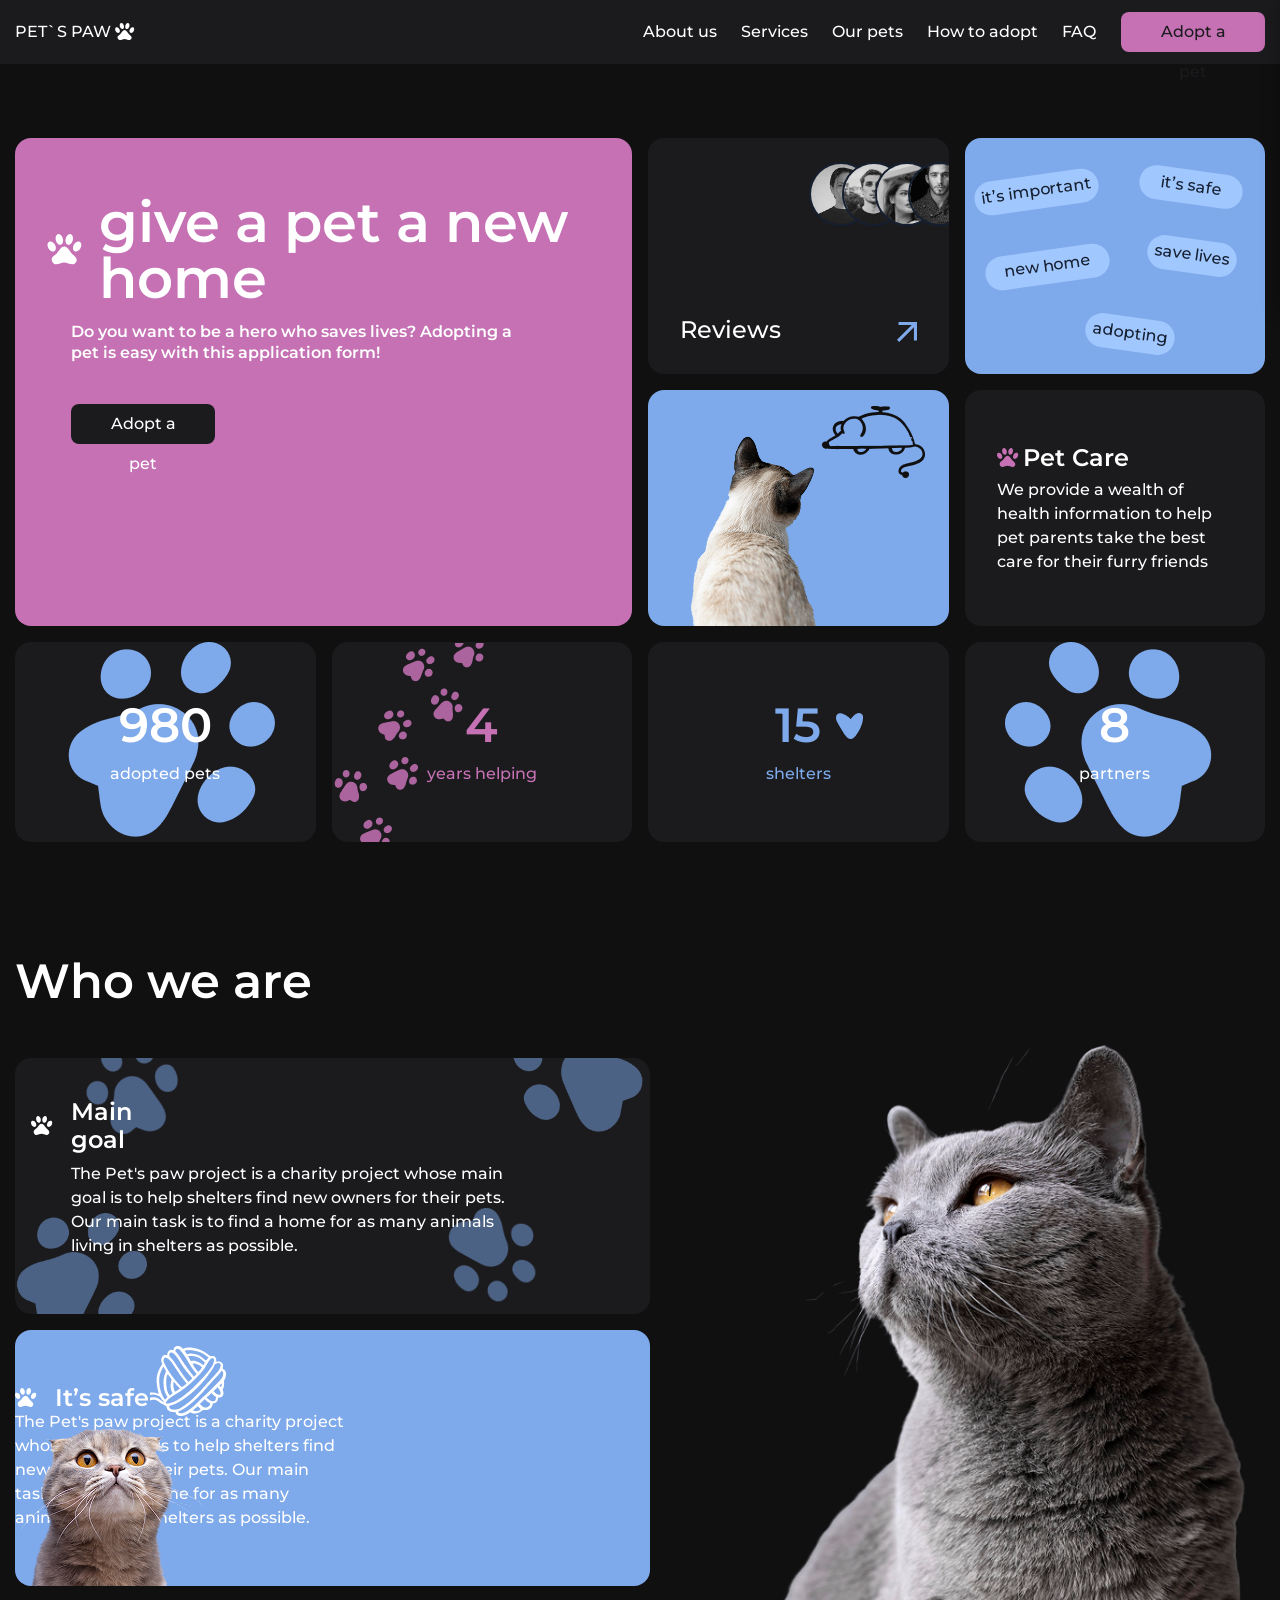
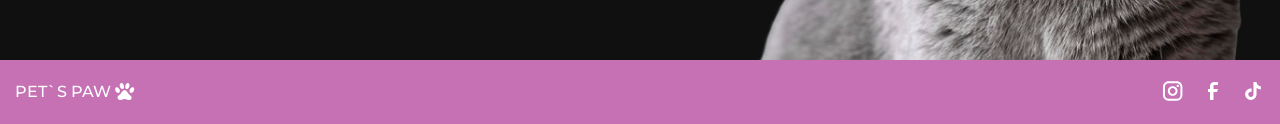
<file: index.html>
<!DOCTYPE html>
<html lang="en">
  <head>
    <meta charset="UTF-8" />
    <meta name="viewport" content="width=device-width, initial-scale=1.0" />
    <title>Pet`s Paw</title>
    <link rel="stylesheet" href="./css/styles.css" />
    <link rel="shortcut icon" href="./images/paw.ico" />
  </head>
  <body>
    <div class="wrapper">
      <header class="header">
        <a href="/" class="header__logo">
          PET`S PAW
          <svg class="header__paw">
            <use href="./images/symbol-defs.svg#icon-logo"></use>
          </svg>
        </a>

        <nav class="header__menu">
          <ul class="header__list">
            <li>
              <a href="#" class="header__link">About us</a>
            </li>
            <li>
              <a href="#" class="header__link">Services</a>
            </li>
            <li>
              <a href="#" class="header__link">Our pets</a>
            </li>
            <li>
              <a href="#" class="header__link">How to adopt</a>
            </li>
            <li>
              <a href="#" class="header__link">FAQ</a>
            </li>
          </ul>
        </nav>
        <a href="#" class="header__button button">Adopt a pet</a>
        <button id="burgerMenu" class="header__burger-menu">
          <img src="./images/burger-menu.svg" alt="" />
        </button>
      </header>

      <main class="main">
        <section class="hero-section">
          <div class="hero-section__home-block home-block">
            <div class="home-block__box">
              <svg class="home-block__paw">
                <use href="./images/symbol-defs.svg#icon-logo"></use>
              </svg>
              <h1 class="home-block__title title">give a pet a new home</h1>
            </div>

            <p class="home-block__text text">
              Do you want to be a hero who saves lives? Adopting a pet is easy
              with this application form!
            </p>
            <div class="home-block__button">
              <a href="#" class="home-block__link text">Adopt a pet</a>
            </div>
          </div>

          <a target="_blank" class="hero-section__link" href="#">
            <div class="hero-section__rewiews rewiews">
              <div class="rewiews__clients">
                <img
                  class="rewiews__image"
                  src="./images/girl-2.jpg"
                  alt="woman-client"
                />
                <img
                  class="rewiews__image"
                  src="./images/men-1.jpg"
                  alt="man-client"
                />
                <img
                  class="rewiews__image"
                  src="./images/girl-1.jpg"
                  alt="woman-client"
                />
                <img
                  class="rewiews__image"
                  src="./images/men-2.jpg"
                  alt="man-client"
                />
              </div>
              <div class="rewiews__text text">Reviews</div>
              <svg class="rewiews__icon">
                <use href="./images/symbol-defs-1.svg#icon-reviews"></use>
              </svg>
            </div>
          </a>
          <a target="_blank" class="hero-section__link" href="#">
            <div class="hero-section__advantages advantages">
              <p class="advantages__text text advantages__text_1">
                it’s important
              </p>
              <p class="advantages__text text advantages__text_2">it’s safe</p>
              <p class="advantages__text text advantages__text_3">new home</p>
              <p class="advantages__text text advantages__text_4">save lives</p>
              <p class="advantages__text text advantages__text_5">adopting</p>
            </div>
          </a>
          <a target="_blank" class="hero-section__link" href="#">
            <div class="hero-section__cat-mouse cat-mouse">
              <div class="cat-mouse__mouse-image">
                <img src="./images/mouse.png" alt="Mouse" />
              </div>
              <img
                class="cat-mouse__image"
                src="./images/cat-mouse background.png"
                alt="Cat"
              />
            </div>
          </a>
          <a target="_blank" class="hero-section__link" href="#">
            <div class="hero-section__mission mission">
              <div class="mission__box">
                <svg class="mission__paw">
                  <use href="./images/symbol-defs.svg#icon-logo"></use>
                </svg>
                <div class="mission__title">Pet Care</div>
              </div>

              <p class="mission__text text">
                We provide a wealth of health information to help pet parents
                take the best care for their furry friends
              </p>
            </div>
          </a>
          <div class="hero-section__achievments achievments">
            <a target="_blank" class="hero-section__link" href="#">
              <div class="achievments__adopted adopted">
                <div class="achievments__content">
                  <div class="adopted__title title">980</div>
                  <p class="adopted__text text">adopted pets</p>
                </div>
              </div>
            </a>
            <a target="_blank" class="hero-section__link" href="#">
              <div class="achievments__years years">
                <div class="achievments__content">
                  <div class="years__title title">4</div>
                  <p class="years__text text">years helping</p>
                </div>
              </div>
            </a>
            <a target="_blank" class="hero-section__link" href="#">
              <div class="achievments__shelters shelters">
                <div class="achievments__content">
                  <div class="shelters__title title">15</div>
                  <p class="shelters__text text">shelters</p>
                </div>
              </div>
            </a>
            <a target="_blank" class="hero-section__link" href="#">
              <div class="achievments__partners partners">
                <div class="achievments__content">
                  <div class="partners__title title">8</div>
                  <p class="partners__text text">partners</p>
                </div>
              </div>
            </a>
          </div>
        </section>
        <section class="about-section">
          <h2 class="about-section__title title">Who we are</h2>
          <div class="about-section__main-goal main-goal">
            <div class="main-goal__paw-1"></div>
            <div class="main-goal__paw-2"></div>
            <div class="main-goal__paw-3"></div>
            <div class="main-goal__paw-4"></div>
            <div class="main-goal__paw-5"></div>
            <div class="main-goal__box">
              <svg class="main-goal__paw">
                <use href="./images/symbol-defs.svg#icon-logo"></use>
              </svg>
              <h3 class="main-goal__title title">Main goal</h3>
            </div>

            <p class="main-goal__text about-section__text">
              The Pet's paw project is a charity project whose main goal is to
              help shelters find new owners for their pets. Our main task is to
              find a home for as many animals living in shelters as possible.
            </p>
          </div>
          <div class="about-section__safe safe">
            <div class="safe__image">
              <img src="./images/safe-cat-background.png" alt="Cat" />
            </div>
            <div class="safe__content">
              <div class="safe__box">
                <svg class="safe__paw">
                  <use href="./images/symbol-defs.svg#icon-logo"></use>
                </svg>
                <h3 class="safe__title title">It’s safe</h3>
              </div>
              <p class="safe__text about-section__text">
                The Pet's paw project is a charity project whose main goal is to
                help shelters find new owners for their pets. Our main task is
                to find a home for as many animals living in shelters as
                possible.
              </p>
            </div>
          </div>
          <div class="about-section__images">
            <div class="about-section__cat">
              <img
                class="about-section__hearts"
                src="./images/hearts-background.png"
                alt="Hearts"
              />
              <img src="./images/big-cat-background.png" alt="Big Cat" />
            </div>
          </div>
        </section>
      </main>
      <footer class="footer">
        <a href="/" class="footer__logo">
          PET`S PAW
          <svg class="footer__paw">
            <use href="./images/symbol-defs.svg#icon-logo"></use>
          </svg>
        </a>
        <div class="footer__socia">
          <a class="footer__link" href="#">
            <svg class="footer__icon">
              <use href="./images/symbol-defs-3.svg#icon-Instagram"></use>
            </svg>
          </a>
          <a class="footer__link" href="#">
            <svg class="footer__icon">
              <use href="./images/symbol-defs-3.svg#icon-Facebook"></use>
            </svg>
          </a>
          <a class="footer__link" href="#">
            <svg class="footer__icon">
              <use href="./images/symbol-defs-3.svg#icon-Tiktok"></use>
            </svg>
          </a>
        </div>
      </footer>
    </div>

    <div id="overlay" class="overlay"></div>

    <!-- Модальне вікно -->
    <div id="modal" class="modal">
      <div class="modal__head">
        <button class="modal__close">
          <img src="./images/close-button.svg" alt="" />
        </button>
        <a href="/" class="modal__logo">
          PET`S PAW
          <svg class="modal__paw">
            <use href="./images/symbol-defs.svg#icon-logo"></use>
          </svg>
        </a>
      </div>
      <div class="modal__body">
        <ul class="modal__list">
          <li>
            <a href="#" class="modal__link">About us</a>
          </li>
          <li>
            <a href="#" class="modal__link">Services</a>
          </li>
          <li>
            <a href="#" class="modal__link">Our pets</a>
          </li>
          <li>
            <a href="#" class="modal__link">How to adopt</a>
          </li>
          <li>
            <a href="#" class="modal__link">FAQ</a>
          </li>
        </ul>
        <div class="modal__image">
          <img src="./images/safe-cat-background.png" alt="Cat" />
        </div>
      </div>
    </div>

    <!-- Підключення JS -->
    <script src="modal.js"></script>

    <script src="./modal.js"></script>
  </body>
</html>
</file>
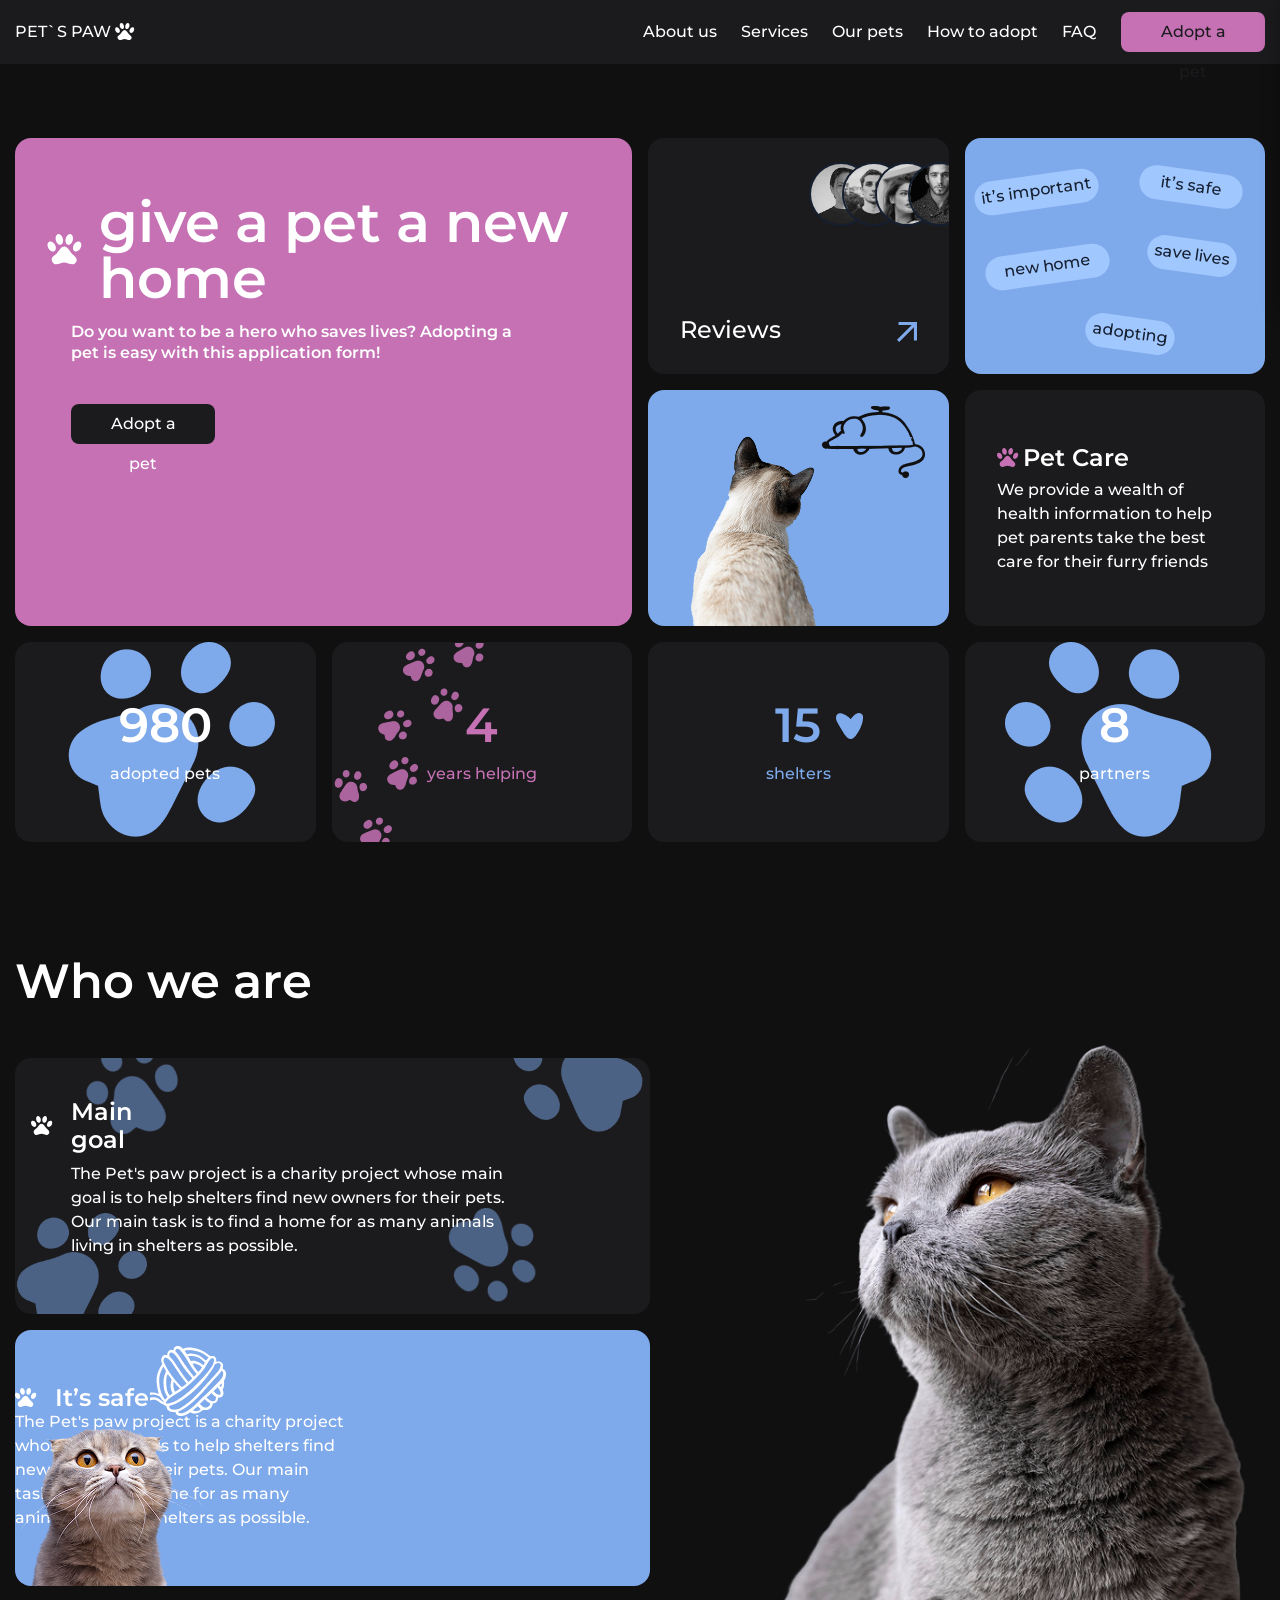
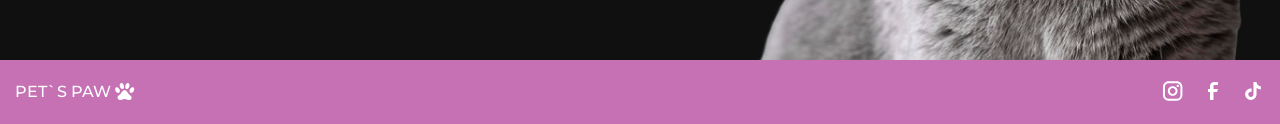
<file: pet`s-paw/pet`s-paw.html>
<!DOCTYPE html>
<html lang="en">
  <head>
    <meta charset="UTF-8" />
    <meta name="viewport" content="width=device-width, initial-scale=1.0" />
    <title>Pet`s Paw</title>
    <link rel="stylesheet" href="./css/styles.css" />
    <link rel="shortcut icon" href="./images/paw.ico" />
  </head>
  <body>
    <div class="wrapper">
      <header class="header">
        <a href="/" class="header__logo">
          PET`S PAW
          <svg class="header__paw">
            <use href="./images/symbol-defs.svg#icon-logo"></use>
          </svg>
        </a>

        <nav class="header__menu">
          <ul class="header__list">
            <li>
              <a href="#" class="header__link">About us</a>
            </li>
            <li>
              <a href="#" class="header__link">Services</a>
            </li>
            <li>
              <a href="#" class="header__link">Our pets</a>
            </li>
            <li>
              <a href="#" class="header__link">How to adopt</a>
            </li>
            <li>
              <a href="#" class="header__link">FAQ</a>
            </li>
          </ul>
        </nav>
        <a href="#" class="header__button button">Adopt a pet</a>
        <button id="burgerMenu" class="header__burger-menu">
          <img src="./images/burger-menu.svg" alt="" />
        </button>
      </header>

      <main class="main">
        <section class="hero-section">
          <div class="hero-section__home-block home-block">
            <div class="home-block__box">
              <svg class="home-block__paw">
                <use href="./images/symbol-defs.svg#icon-logo"></use>
              </svg>
              <h1 class="home-block__title title">give a pet a new home</h1>
            </div>

            <p class="home-block__text text">
              Do you want to be a hero who saves lives? Adopting a pet is easy
              with this application form!
            </p>
            <div class="home-block__button">
              <a href="#" class="home-block__link text">Adopt a pet</a>
            </div>
          </div>

          <a target="_blank" class="hero-section__link" href="#">
            <div class="hero-section__rewiews rewiews">
              <div class="rewiews__clients">
                <img
                  class="rewiews__image"
                  src="./images/girl-2.jpg"
                  alt="woman-client"
                />
                <img
                  class="rewiews__image"
                  src="./images/men-1.jpg"
                  alt="man-client"
                />
                <img
                  class="rewiews__image"
                  src="./images/girl-1.jpg"
                  alt="woman-client"
                />
                <img
                  class="rewiews__image"
                  src="./images/men-2.jpg"
                  alt="man-client"
                />
              </div>
              <div class="rewiews__text text">Reviews</div>
              <svg class="rewiews__icon">
                <use href="./images/symbol-defs-1.svg#icon-reviews"></use>
              </svg>
            </div>
          </a>
          <a target="_blank" class="hero-section__link" href="#">
            <div class="hero-section__advantages advantages">
              <p class="advantages__text text advantages__text_1">
                it’s important
              </p>
              <p class="advantages__text text advantages__text_2">it’s safe</p>
              <p class="advantages__text text advantages__text_3">new home</p>
              <p class="advantages__text text advantages__text_4">save lives</p>
              <p class="advantages__text text advantages__text_5">adopting</p>
            </div>
          </a>
          <a target="_blank" class="hero-section__link" href="#">
            <div class="hero-section__cat-mouse cat-mouse">
              <div class="cat-mouse__mouse-image">
                <img src="./images/mouse.png" alt="Mouse" />
              </div>
              <img
                class="cat-mouse__image"
                src="./images/cat-mouse background.png"
                alt="Cat"
              />
            </div>
          </a>
          <a target="_blank" class="hero-section__link" href="#">
            <div class="hero-section__mission mission">
              <div class="mission__box">
                <svg class="mission__paw">
                  <use href="./images/symbol-defs.svg#icon-logo"></use>
                </svg>
                <div class="mission__title">Pet Care</div>
              </div>

              <p class="mission__text text">
                We provide a wealth of health information to help pet parents
                take the best care for their furry friends
              </p>
            </div>
          </a>
          <div class="hero-section__achievments achievments">
            <a target="_blank" class="hero-section__link" href="#">
              <div class="achievments__adopted adopted">
                <div class="achievments__content">
                  <div class="adopted__title title">980</div>
                  <p class="adopted__text text">adopted pets</p>
                </div>
              </div>
            </a>
            <a target="_blank" class="hero-section__link" href="#">
              <div class="achievments__years years">
                <div class="achievments__content">
                  <div class="years__title title">4</div>
                  <p class="years__text text">years helping</p>
                </div>
              </div>
            </a>
            <a target="_blank" class="hero-section__link" href="#">
              <div class="achievments__shelters shelters">
                <div class="achievments__content">
                  <div class="shelters__title title">15</div>
                  <p class="shelters__text text">shelters</p>
                </div>
              </div>
            </a>
            <a target="_blank" class="hero-section__link" href="#">
              <div class="achievments__partners partners">
                <div class="achievments__content">
                  <div class="partners__title title">8</div>
                  <p class="partners__text text">partners</p>
                </div>
              </div>
            </a>
          </div>
        </section>
        <section class="about-section">
          <h2 class="about-section__title title">Who we are</h2>
          <div class="about-section__main-goal main-goal">
            <div class="main-goal__paw-1"></div>
            <div class="main-goal__paw-2"></div>
            <div class="main-goal__paw-3"></div>
            <div class="main-goal__paw-4"></div>
            <div class="main-goal__paw-5"></div>
            <div class="main-goal__box">
              <svg class="main-goal__paw">
                <use href="./images/symbol-defs.svg#icon-logo"></use>
              </svg>
              <h3 class="main-goal__title title">Main goal</h3>
            </div>

            <p class="main-goal__text about-section__text">
              The Pet's paw project is a charity project whose main goal is to
              help shelters find new owners for their pets. Our main task is to
              find a home for as many animals living in shelters as possible.
            </p>
          </div>
          <div class="about-section__safe safe">
            <div class="safe__image">
              <img src="./images/safe-cat-background.png" alt="Cat" />
            </div>
            <div class="safe__content">
              <div class="safe__box">
                <svg class="safe__paw">
                  <use href="./images/symbol-defs.svg#icon-logo"></use>
                </svg>
                <h3 class="safe__title title">It’s safe</h3>
              </div>
              <p class="safe__text about-section__text">
                The Pet's paw project is a charity project whose main goal is to
                help shelters find new owners for their pets. Our main task is
                to find a home for as many animals living in shelters as
                possible.
              </p>
            </div>
          </div>
          <div class="about-section__images">
            <div class="about-section__cat">
              <img
                class="about-section__hearts"
                src="./images/hearts-background.png"
                alt="Hearts"
              />
              <img src="./images/big-cat-background.png" alt="Big Cat" />
            </div>
          </div>
        </section>
      </main>
      <footer class="footer">
        <a href="/" class="footer__logo">
          PET`S PAW
          <svg class="footer__paw">
            <use href="./images/symbol-defs.svg#icon-logo"></use>
          </svg>
        </a>
        <div class="footer__socia">
          <a class="footer__link" href="#">
            <svg class="footer__icon">
              <use href="./images/symbol-defs-3.svg#icon-Instagram"></use>
            </svg>
          </a>
          <a class="footer__link" href="#">
            <svg class="footer__icon">
              <use href="./images/symbol-defs-3.svg#icon-Facebook"></use>
            </svg>
          </a>
          <a class="footer__link" href="#">
            <svg class="footer__icon">
              <use href="./images/symbol-defs-3.svg#icon-Tiktok"></use>
            </svg>
          </a>
        </div>
      </footer>
    </div>

    <div id="overlay" class="overlay"></div>

    <!-- Модальне вікно -->
    <div id="modal" class="modal">
      <div class="modal__head">
        <button class="modal__close">
          <img src="./images/close-button.svg" alt="" />
        </button>
        <a href="/" class="modal__logo">
          PET`S PAW
          <svg class="modal__paw">
            <use href="./images/symbol-defs.svg#icon-logo"></use>
          </svg>
        </a>
      </div>
      <div class="modal__body">
        <ul class="modal__list">
          <li>
            <a href="#" class="modal__link">About us</a>
          </li>
          <li>
            <a href="#" class="modal__link">Services</a>
          </li>
          <li>
            <a href="#" class="modal__link">Our pets</a>
          </li>
          <li>
            <a href="#" class="modal__link">How to adopt</a>
          </li>
          <li>
            <a href="#" class="modal__link">FAQ</a>
          </li>
        </ul>
        <div class="modal__image">
          <img src="./images/safe-cat-background.png" alt="Cat" />
        </div>
      </div>
    </div>

    <!-- Підключення JS -->
    <script src="modal.js"></script>

    <script src="./modal.js"></script>
  </body>
</html>
</file>
<file: css/styles.css>
@charset "UTF-8";
@import url(https://fonts.googleapis.com/css?family=Montserrat:500,600&display=swap);
* {
  padding: 0;
  margin: 0;
  border: 0;
}

*,
*::before,
*::after {
  -webkit-box-sizing: border-box;
  box-sizing: border-box;
}

:focus,
:active {
  outline: none;
}

a:focus,
a:active {
  outline: none;
}

nav,
footer,
header,
aside {
  display: block;
}

html,
body {
  height: 100%;
  width: 100%;
  font-size: 100%;
  line-height: 1;
  font-size: 16px;
  -ms-text-size-adjust: 100%;
  -moz-text-size-adjust: 100%;
  -webkit-text-size-adjust: 100%;
}

input,
button,
textarea {
  font-family: inherit;
}

input::-ms-clear {
  display: none;
}

button {
  cursor: pointer;
}

button::-moz-focus-inner {
  padding: 0;
  border: 0;
}

a,
a:visited {
  text-decoration: none;
}

a:hover {
  text-decoration: none;
}

ul li {
  list-style-type: none;
}

img {
  vertical-align: top;
}

h1,
h2,
h3,
h4,
h5,
h6 {
  font-size: inherit;
  font-weight: 400;
}

body {
  font-family: Montserrat;
  font-weight: 500;
  background-color: rgb(16, 16, 17);
}

.wrapper {
  min-height: 100%;
  overflow: hidden;
  display: -ms-grid;
  display: grid;
  -ms-grid-columns: 1fr;
      grid-template: minmax(auto, 64px) 1fr minmax(auto, 64px)/1fr;
      grid-template-areas: "header" "main" "footer";
}
@media (max-width: 767.98px) {
  .wrapper {
    -ms-grid-rows: minmax(auto, 86px) 1fr minmax(auto, 55px);
    grid-template-rows: minmax(auto, 86px) 1fr minmax(auto, 55px);
  }
}
@media (max-width: 479.98px) {
  .wrapper {
    -ms-grid-rows: minmax(auto, 36px) 1fr minmax(auto, 30px);
    grid-template-rows: minmax(auto, 36px) 1fr minmax(auto, 30px);
  }
}

/*----Header------------------------------------------------------------*/
.header {
  -ms-grid-row: 1;
  -ms-grid-column: 1;
  display: -ms-grid;
  display: grid;
  grid-area: header;
  -ms-grid-rows: 1fr;
  -ms-grid-columns: 1fr minmax(auto, 128px) minmax(auto, 991px) minmax(auto, 169px) 1fr;
      grid-template: 1fr/1fr minmax(auto, 128px) minmax(auto, 991px) minmax(auto, 169px) 1fr;
  -webkit-box-align: center;
      -ms-flex-align: center;
          align-items: center;
  background-color: #1b1b1e;
  padding: 0 15px;
}
@media (max-width: 991.98px) {
  .header {
    -ms-grid-columns: 1fr minmax(auto, 128px) minmax(auto, 1000px) minmax(auto, 160px);
    grid-template-columns: 1fr minmax(auto, 128px) minmax(auto, 1000px) minmax(auto, 160px);
  }
}
@media (max-width: 767.98px) {
  .header {
    padding: 0 20px;
    -ms-grid-columns: 1fr minmax(auto, 128px) minmax(auto, 1120px) minmax(auto, 40px);
    grid-template-columns: 1fr minmax(auto, 128px) minmax(auto, 1120px) minmax(auto, 40px);
  }
}
@media (max-width: 479.98px) {
  .header {
    padding: 0 18px;
  }
}
.header__logo {
  -ms-grid-column: 2;
  -ms-grid-column-span: 1;
  grid-column: 2/3;
  color: #fff;
  display: -ms-grid;
  display: grid;
  -ms-grid-rows: 1fr;
  -ms-grid-columns: 96px 4px 32px;
      grid-template: 1fr/96px 32px;
  -webkit-box-align: center;
      -ms-flex-align: center;
          align-items: center;
  gap: 4px;
  text-transform: uppercase;
}
@media (max-width: 479.98px) {
  .header__logo {
    -ms-grid-rows: 1fr;
    -ms-grid-columns: 72px 20px;
        grid-template: 1fr/72px 20px;
    font-size: 12px;
  }
}
.header__paw {
  fill: #fff;
  width: 20px;
  height: 18px;
}
@media (max-width: 479.98px) {
  .header__paw {
    width: 15px;
    height: 14px;
  }
}
.header__menu {
  display: -ms-grid;
  display: grid;
  -ms-grid-column: 3;
  -ms-grid-column-span: 1;
  grid-column: 3/4;
  justify-items: end;
}
@media (max-width: 767.98px) {
  .header__menu {
    display: none;
  }
}
.header__list {
  display: -ms-grid;
  display: grid;
  grid-auto-flow: column;
  justify-items: end;
  -webkit-column-gap: 24px;
     -moz-column-gap: 24px;
          column-gap: 24px;
}
.header__link {
  color: #fff;
  -webkit-transition: all 0.3s;
  transition: all 0.3s;
}
@media (max-width: 991.98px) {
  .header__link {
    font-size: 14px;
  }
}
@media (max-width: 767.98px) {
  .header__link {
    font-size: 12px;
  }
}
.header__link:hover {
  color: #a1c7ff;
}
.header__button {
  -ms-grid-column: 4;
  -ms-grid-column-span: 1;
  grid-column: 4/5;
  background-color: #c571b4;
  color: #1b1b1e;
  -ms-grid-column-align: end;
      justify-self: end;
  -webkit-transition: all 0.3s;
  transition: all 0.3s;
}
.header__button:hover {
  color: #fff;
  background-color: #7ea9ea;
}
@media (max-width: 767.98px) {
  .header__button {
    -ms-grid-column: 3;
    -ms-grid-column-span: 1;
    grid-column: 3/4;
  }
}
.header .button {
  padding: 0 24px;
  border-radius: 8px;
  max-width: 144px;
  height: 40px;
  text-align: center;
  line-height: 40px;
}
@media (max-width: 479.98px) {
  .header .button {
    padding: 0 15px;
    border-radius: 5px;
    font-size: 10px;
    max-width: 90px;
    height: 24px;
    line-height: 24px;
  }
}
.header__burger-menu {
  width: 24px;
  height: 24px;
  background: none;
  -ms-grid-column-align: right;
      justify-self: right;
}
@media (min-width: 768px) {
  .header__burger-menu {
    display: none;
  }
}

/*----Main------------------------------------------------------------*/
.main {
  -ms-grid-row: 2;
  -ms-grid-column: 1;
  display: -ms-grid;
  display: grid;
  -ms-grid-rows: auto 112px auto;
  -ms-grid-columns: 1fr minmax(auto, 1288px) 1fr;
      grid-template: auto auto/1fr minmax(auto, 1288px) 1fr;
  row-gap: 112px;
  padding: 74px 15px 0;
  grid-area: main;
  /*----Hero-section------------------------------------------------------------*/
}
@media (max-width: 1023.98px) {
  .main {
    row-gap: 90px;
  }
}
@media (max-width: 991.98px) {
  .main {
    padding: 50px 15px 0;
    row-gap: 70px;
  }
}
@media (max-width: 767.98px) {
  .main {
    padding: 26px 20px 0;
    row-gap: 40px;
  }
}
@media (max-width: 479.98px) {
  .main {
    padding: 24px 18px 0;
  }
}
.main .title {
  font-weight: 600;
  color: #fff;
  line-height: 116%;
}
.main .text {
  line-height: 150%;
  font-weight: 500;
  color: #fff;
}
@media (max-width: 991.98px) {
  .main .text {
    font-size: 14px;
  }
}
@media (max-width: 767.98px) {
  .main .text {
    font-size: 9px;
  }
}
@media (max-width: 599.98px) {
  .main .text {
    font-size: 12px;
  }
}
@media (max-width: 479.98px) {
  .main .text {
    font-size: 9px;
  }
}
.main .hero-section {
  display: -ms-grid;
  display: grid;
  -ms-grid-columns: 1fr 16px 1fr 16px 1fr 16px 1fr;
  grid-template-columns: repeat(4, 1fr);
  -ms-grid-rows: minmax(auto, 236px) 16px minmax(auto, 236px) 16px minmax(auto, 200px);
  grid-template-rows: repeat(2, minmax(auto, 236px)) minmax(auto, 200px);
      grid-template-areas: "home-block home-block rewiews advantages" "home-block home-block cat-mouse mission" "achievments achievments achievments achievments";
  -ms-grid-column: 2;
  -ms-grid-column-span: 1;
  grid-column: 2/3;
  -ms-grid-row: 1;
  -ms-grid-row-span: 1;
  grid-row: 1/2;
  gap: 16px;
}
@media (max-width: 991.98px) {
  .main .hero-section {
    -ms-grid-rows: (minmax(auto, 220px))[2] minmax(auto, 180px);
    grid-template-rows: repeat(2, minmax(auto, 220px)) minmax(auto, 180px);
  }
}
@media (max-width: 767.98px) {
  .main .hero-section {
    -ms-grid-rows: (minmax(auto, 132px))[2] minmax(auto, 113px);
    grid-template-rows: repeat(2, minmax(auto, 132px)) minmax(auto, 113px);
  }
}
@media (max-width: 599.98px) {
  .main .hero-section {
    -ms-grid-columns: (1fr)[2];
    grid-template-columns: repeat(2, 1fr);
    -ms-grid-rows: (minmax(auto, 140px))[6];
    grid-template-rows: repeat(6, minmax(auto, 140px));
        grid-template-areas: "mission advantages" "rewiews cat-mouse " "home-block home-block" "home-block home-block" "achievments achievments" "achievments achievments";
  }
}
@media (max-width: 479.98px) {
  .main .hero-section {
    -webkit-column-gap: 10px;
       -moz-column-gap: 10px;
            column-gap: 10px;
  }
}
.main .hero-section__link {
  display: block;
  border-radius: 16px;
  width: 100%;
  height: 100%;
}
.main .hero-section__home-block {
  -ms-grid-row: 1;
  -ms-grid-row-span: 3;
  -ms-grid-column: 1;
  -ms-grid-column-span: 3;
  grid-area: home-block;
}
@media (max-width: 599.98px) {
  .main .hero-section__home-block {
    margin: 16px 0 16px 0;
  }
}
.main .hero-section__rewiews {
  -ms-grid-row: 1;
  -ms-grid-column: 5;
  grid-area: rewiews;
}
.main .hero-section__advantages {
  -ms-grid-row: 1;
  -ms-grid-column: 7;
  grid-area: advantages;
}
.main .hero-section__cat-mouse {
  -ms-grid-row: 3;
  -ms-grid-column: 5;
  grid-area: cat-mouse;
}
.main .hero-section__mission {
  -ms-grid-row: 3;
  -ms-grid-column: 7;
  grid-area: mission;
}
.main .hero-section__achievments {
  -ms-grid-row: 5;
  -ms-grid-column: 1;
  -ms-grid-column-span: 7;
  grid-area: achievments;
}
@media (max-width: 599.98px){
  .main .hero-section__home-block {
    -ms-grid-row: 3;
    -ms-grid-row-span: 2;
    -ms-grid-column: 1;
    -ms-grid-column-span: 2;
  }
  .main .hero-section__rewiews {
    -ms-grid-row: 2;
    -ms-grid-column: 1;
  }
  .main .hero-section__advantages {
    -ms-grid-row: 1;
    -ms-grid-column: 2;
  }
  .main .hero-section__cat-mouse {
    -ms-grid-row: 2;
    -ms-grid-column: 2;
  }
  .main .hero-section__mission {
    -ms-grid-row: 1;
    -ms-grid-column: 1;
  }
  .main .hero-section__achievments {
    -ms-grid-row: 5;
    -ms-grid-row-span: 2;
    -ms-grid-column: 1;
    -ms-grid-column-span: 2;
  }
}
.main .hero-section .hero-section__link {
  -webkit-transition: all 0.3s;
  transition: all 0.3s;
}
.main .hero-section .hero-section__link:hover:not(:last-child) {
  -webkit-box-shadow: 0 0 10px #7ea9ea;
          box-shadow: 0 0 10px #7ea9ea;
}
.main .home-block {
  padding: 56px 56px 0px 56px;
  background-color: #c571b4;
  border-radius: 16px;
  -webkit-transition: all 0.3s;
  transition: all 0.3s;
}
@media (max-width: 1199.98px) {
  .main .home-block {
    padding-right: 30px;
  }
}
@media (max-width: 991.98px) {
  .main .home-block {
    padding: 56px 30px 0px 30px;
  }
}
@media (max-width: 767.98px) {
  .main .home-block {
    padding: 32px 30px 0px 32px;
  }
}
.main .home-block:hover {
  -webkit-box-shadow: 0 0 10px #7ea9ea;
          box-shadow: 0 0 10px #7ea9ea;
}
.main .home-block__paw {
  fill: #fff;
  max-width: 36px;
  height: 32px;
}
@media (max-width: 991.98px) {
  .main .home-block__paw {
    width: 30px;
    height: 28px;
    -ms-grid-column-align: center;
        justify-self: center;
  }
}
@media (max-width: 767.98px) {
  .main .home-block__paw {
    width: 20px;
    height: 18px;
  }
}
.main .home-block__box {
  display: -ms-grid;
  display: grid;
  -ms-grid-rows: 112px;
  -ms-grid-columns: minmax(auto, 36px) 16px minmax(auto, 496px);
      grid-template: 112px/minmax(auto, 36px) minmax(auto, 496px);
  gap: 16px;
  margin: 0 0 16px -24px;
  -webkit-box-align: center;
      -ms-flex-align: center;
          align-items: center;
}
@media (max-width: 991.98px) {
  .main .home-block__box {
    gap: 12px;
    margin: 0 0 12px -18px;
  }
}
@media (max-width: 767.98px) {
  .main .home-block__box {
    -ms-grid-rows: 64px;
    -ms-grid-columns: minmax(auto, 20px) 10px minmax(auto, 280px);
        grid-template: 64px/minmax(auto, 20px) minmax(auto, 280px);
    gap: 10px;
    margin: 0 0 8px -14px;
  }
}
.main .home-block__title {
  font-size: 56px;
  line-height: 100%;
}
@media (max-width: 991.98px) {
  .main .home-block__title {
    font-size: 42px;
  }
}
@media (max-width: 767.98px) {
  .main .home-block__title {
    font-size: 30px;
  }
}
.main .home-block__text {
  font-weight: 600;
  line-height: 130%;
  margin-bottom: 40px;
  max-width: 461px;
}
@media (max-width: 991.98px) {
  .main .home-block__text {
    font-size: 14px;
    margin-bottom: 30px;
    max-width: 300px;
  }
}
@media (max-width: 767.98px) {
  .main .home-block__text {
    font-size: 10px;
    margin-bottom: 20px;
  }
}
@media (max-width: 599.98px) {
  .main .home-block__text {
    font-size: 12px;
  }
}
@media (max-width: 479.98px) {
  .main .home-block__text {
    font-size: 10px;
  }
}
.main .home-block__button {
  background-color: #1b1b1e;
  padding: 0 24px;
  border-radius: 8px;
  max-width: 144px;
  height: 40px;
  text-align: center;
  line-height: 40px;
  -webkit-transition: all 0.3s;
  transition: all 0.3s;
}
@media (max-width: 767.98px) {
  .main .home-block__button {
    font-size: 9px;
    max-width: 80px;
    height: 24px;
    line-height: 24px;
    padding: 0 13px;
  }
}
@media (max-width: 599.98px) {
  .main .home-block__button {
    padding: 0 24px;
    max-width: 144px;
    height: 40px;
    text-align: center;
    line-height: 40px;
  }
}
@media (max-width: 479.98px) {
  .main .home-block__button {
    max-width: 80px;
    height: 24px;
    line-height: 24px;
    padding: 0 13px;
  }
}
.main .home-block__button:hover {
  -webkit-transform: scale(109%);
          transform: scale(109%);
}
@media (max-width: 767.98px) {
  .main .home-block__link {
    font-size: 9px;
  }
}
@media (max-width: 599.98px) {
  .main .home-block__link {
    font-size: 12px;
  }
}
@media (max-width: 479.98px) {
  .main .home-block__link {
    font-size: 9px;
  }
}
.main .rewiews {
  position: relative;
  overflow: hidden;
  background-color: #1b1b1e;
  border-radius: 16px;
  width: 100%;
  height: 100%;
}
.main .rewiews__clients {
  position: absolute;
  top: 24px;
  right: -23px;
}
@media (max-width: 767.98px) {
  .main .rewiews__clients {
    top: 14px;
    right: -12px;
  }
}
.main .rewiews__clients img:not(:last-child) {
  margin: 0 -35px 0 0;
}
@media (max-width: 767.98px) {
  .main .rewiews__clients img:not(:last-child) {
    margin: 0 -22px 0 0;
  }
}
@media (max-width: 599.98px) {
  .main .rewiews__clients img:not(:last-child) {
    margin: 0 -35px 0 0;
  }
}
@media (max-width: 479.98px) {
  .main .rewiews__clients img:not(:last-child) {
    margin: 0 -22px 0 0;
  }
}
.main .rewiews__image {
  border: solid 2px #151f30;
  border-radius: 50%;
  width: 64px;
  height: 64px;
}
@media (max-width: 991.98px) {
  .main .rewiews__image {
    width: 56px;
    height: 56px;
  }
}
@media (max-width: 767.98px) {
  .main .rewiews__image {
    width: 36px;
    height: 36px;
  }
}
@media (max-width: 599.98px) {
  .main .rewiews__image {
    width: 56px;
    height: 56px;
  }
}
@media (max-width: 479.98px) {
  .main .rewiews__image {
    width: 36px;
    height: 36px;
  }
}
.main .rewiews__text {
  position: absolute;
  left: 32px;
  bottom: 32px;
  font-size: 24px;
  line-height: 100%;
}
@media (max-width: 991.98px) {
  .main .rewiews__text {
    font-size: 18px;
    left: 20px;
  }
}
@media (max-width: 767.98px) {
  .main .rewiews__text {
    font-size: 14px;
    left: 19px;
    bottom: 17px;
  }
}
.main .rewiews__icon {
  position: absolute;
  right: 32px;
  bottom: 32px;
  fill: #7ea9ea;
  width: 20px;
  height: 20px;
}
@media (max-width: 991.98px) {
  .main .rewiews__icon {
    width: 18px;
    height: 18px;
  }
}
@media (max-width: 767.98px) {
  .main .rewiews__icon {
    width: 11px;
    height: 11px;
    right: 20px;
    bottom: 18px;
  }
}
.main .advantages {
  position: relative;
  background-color: #7ea9ea;
  border-radius: 16px;
  width: 100%;
  height: 100%;
}
@media (max-width: 991.98px) {
  .main .advantages {
    padding: 10px 0;
    display: -ms-grid;
    display: grid;
    -ms-grid-columns: 120px;
    grid-template-columns: 120px;
    -webkit-box-align: center;
        -ms-flex-align: center;
            align-items: center;
    -webkit-box-pack: center;
        -ms-flex-pack: center;
            justify-content: center;
  }
}
@media (max-width: 767.98px) {
  .main .advantages {
    row-gap: 5px;
    justify-items: center;
  }
}
.main .advantages__text {
  text-align: center;
  background-color: #a1c7ff;
  border-radius: 32px;
  color: #151f30;
  max-width: 120px;
  max-height: 34px;
  padding-top: 4px;
}
@media (max-width: 1300px) {
  .main .advantages__text {
    max-width: 90px;
  }
}
@media (max-width: 991.98px) {
  .main .advantages__text {
    max-height: 28px;
    padding-top: 3px;
  }
}
@media (max-width: 767.98px) {
  .main .advantages__text {
    padding-top: 3px;
  }
}
@media (max-width: 599.98px) {
  .main .advantages__text {
    padding-top: 2px;
  }
}
@media (max-width: 479.98px) {
  .main .advantages__text {
    padding-top: 3px;
  }
}
.main .advantages__text_1 {
  position: absolute;
  max-width: 154px;
  width: 100%;
  height: 100%;
  top: 37px;
  left: 9px;
  -webkit-transform: rotate(-8deg);
          transform: rotate(-8deg);
}
@media (max-width: 1300px) {
  .main .advantages__text_1 {
    max-width: 125px;
  }
}
@media (max-width: 1199.98px) {
  .main .advantages__text_1 {
    top: 20px;
    left: 20px;
    -webkit-transform: rotate(0deg);
            transform: rotate(0deg);
  }
}
@media (max-width: 991.98px) {
  .main .advantages__text_1 {
    position: static;
  }
}
@media (max-width: 767.98px) {
  .main .advantages__text_1 {
    max-width: 80px;
    max-height: 20px;
  }
}
@media (max-width: 767.98px) {
  .main .advantages__text_1 {
    max-width: 80px;
    max-height: 20px;
  }
}
@media (max-width: 599.98px) {
  .main .advantages__text_1 {
    max-width: 110px;
  }
}
@media (max-width: 479.98px) {
  .main .advantages__text_1 {
    max-width: 80px;
  }
}
.main .advantages__text_2 {
  position: absolute;
  max-width: 104px;
  width: 100%;
  height: 100%;
  top: 32px;
  right: 22px;
  -webkit-transform: rotate(8deg);
          transform: rotate(8deg);
}
@media (max-width: 1199.98px) {
  .main .advantages__text_2 {
    max-width: 125px;
    top: 60px;
    right: 15px;
    -webkit-transform: rotate(0deg);
            transform: rotate(0deg);
  }
}
@media (max-width: 991.98px) {
  .main .advantages__text_2 {
    position: static;
  }
}
@media (max-width: 767.98px) {
  .main .advantages__text_2 {
    max-width: 80px;
    max-height: 20px;
  }
}
@media (max-width: 599.98px) {
  .main .advantages__text_2 {
    max-width: 110px;
  }
}
@media (max-width: 479.98px) {
  .main .advantages__text_2 {
    max-width: 80px;
  }
}
.main .advantages__text_3 {
  position: absolute;
  max-width: 131px;
  width: 100%;
  height: 100%;
  bottom: 90px;
  left: 14px;
  -webkit-transform: rotate(-8deg);
          transform: rotate(-8deg);
}
@media (max-width: 1300px) {
  .main .advantages__text_3 {
    left: 20px;
    max-width: 125px;
  }
}
@media (max-width: 1199.98px) {
  .main .advantages__text_3 {
    max-width: 125px;
    top: 100px;
    -webkit-transform: rotate(0deg);
            transform: rotate(0deg);
  }
}
@media (max-width: 991.98px) {
  .main .advantages__text_3 {
    position: static;
  }
}
@media (max-width: 767.98px) {
  .main .advantages__text_3 {
    max-width: 80px;
    max-height: 20px;
  }
}
@media (max-width: 599.98px) {
  .main .advantages__text_3 {
    max-width: 110px;
  }
}
@media (max-width: 479.98px) {
  .main .advantages__text_3 {
    max-width: 80px;
  }
}
.main .advantages__text_4 {
  position: absolute;
  width: 100%;
  height: 100%;
  top: 101px;
  right: 28px;
  -webkit-transform: rotate(8deg);
          transform: rotate(8deg);
}
@media (max-width: 1199.98px) {
  .main .advantages__text_4 {
    max-width: 125px;
    top: 140px;
    right: 15px;
    -webkit-transform: rotate(0deg);
            transform: rotate(0deg);
  }
}
@media (max-width: 991.98px) {
  .main .advantages__text_4 {
    position: static;
  }
}
@media (max-width: 767.98px) {
  .main .advantages__text_4 {
    max-width: 80px;
    max-height: 20px;
  }
}
@media (max-width: 599.98px) {
  .main .advantages__text_4 {
    max-width: 110px;
  }
}
@media (max-width: 479.98px) {
  .main .advantages__text_4 {
    max-width: 80px;
  }
}
.main .advantages__text_5 {
  position: absolute;
  width: 100%;
  height: 100%;
  bottom: 23px;
  right: 90px;
  -webkit-transform: rotate(8deg);
          transform: rotate(8deg);
}
@media (max-width: 1199.98px) {
  .main .advantages__text_5 {
    max-width: 125px;
    left: 20px;
    bottom: 20px;
    -webkit-transform: rotate(0deg);
            transform: rotate(0deg);
  }
}
@media (max-width: 991.98px) {
  .main .advantages__text_5 {
    position: static;
    bottom: 29px;
  }
}
@media (max-width: 767.98px) {
  .main .advantages__text_5 {
    max-width: 80px;
    max-height: 20px;
  }
}
@media (max-width: 599.98px) {
  .main .advantages__text_5 {
    max-width: 110px;
  }
}
@media (max-width: 479.98px) {
  .main .advantages__text_5 {
    max-width: 80px;
  }
}
.main .cat-mouse {
  position: relative;
  overflow: hidden;
  background-color: #7ea9ea;
  border-radius: 16px;
  width: 100%;
  height: 100%;
}
.main .cat-mouse__mouse-image {
  position: absolute;
  top: 16px;
  right: 24px;
  -webkit-transition: -webkit-transform 1s;
  transition: -webkit-transform 1s;
  transition: transform 1s;
  transition: transform 1s, -webkit-transform 1s;
}
@media (max-width: 991.98px) {
  .main .cat-mouse__mouse-image {
    right: 16px;
  }
}
@media (max-width: 767.98px) {
  .main .cat-mouse__mouse-image {
    top: 9px;
    right: 16px;
  }
}
.main .cat-mouse__mouse-image:hover {
  -webkit-transform: translateX(-400px);
          transform: translateX(-400px);
}
@media (max-width: 1199.98px) {
  .main .cat-mouse__mouse-image img {
    width: 90px;
  }
}
@media (max-width: 991.98px) {
  .main .cat-mouse__mouse-image img {
    width: 70px;
  }
}
@media (max-width: 767.98px) {
  .main .cat-mouse__mouse-image img {
    width: 58px;
    height: 40px;
  }
}
.main .cat-mouse__image {
  position: absolute;
  left: 15px;
  bottom: 0;
}
@media (max-width: 1199.98px) {
  .main .cat-mouse__image {
    width: 130px;
  }
}
@media (max-width: 991.98px) {
  .main .cat-mouse__image {
    left: 0;
  }
}
@media (max-width: 767.98px) {
  .main .cat-mouse__image {
    width: 100px;
    height: 115px;
  }
}
.main .mission {
  background-color: #1b1b1e;
  padding: 56px 32px 0;
  border-radius: 16px;
  width: 100%;
  height: 100%;
}
@media (max-width: 1199.98px) {
  .main .mission {
    padding-top: 25px;
  }
}
@media (max-width: 991.98px) {
  .main .mission {
    padding: 20px 20px 0;
  }
}
@media (max-width: 767.98px) {
  .main .mission {
    padding: 20px 10px 0 17px;
  }
}
.main .mission__paw {
  fill: #c571b4;
  width: 22px;
  height: 20px;
}
@media (max-width: 991.98px) {
  .main .mission__paw {
    width: 20px;
    height: 16px;
  }
}
@media (max-width: 767.98px) {
  .main .mission__paw {
    width: 12px;
    height: 11px;
  }
}
.main .mission__box {
  display: -ms-grid;
  display: grid;
  -ms-grid-rows: 24px;
  -ms-grid-columns: minmax(auto, 22px) 4px minmax(auto, 106px);
      grid-template: 24px/minmax(auto, 22px) minmax(auto, 106px);
  gap: 4px;
  margin-bottom: 8px;
  -webkit-box-align: center;
      -ms-flex-align: center;
          align-items: center;
}
@media (max-width: 767.98px) {
  .main .mission__box {
    -ms-grid-rows: 14px;
    -ms-grid-columns: minmax(auto, 12px) minmax(auto, 70px);
        grid-template: 14px/minmax(auto, 12px) minmax(auto, 70px);
  }
}
.main .mission__title {
  font-size: 24px;
  font-weight: 600;
  color: #fff;
}
@media (max-width: 991.98px) {
  .main .mission__title {
    font-size: 18px;
  }
}
@media (max-width: 767.98px) {
  .main .mission__title {
    font-size: 14px;
  }
}
.main .achievments {
  display: -ms-grid;
  display: grid;
  -ms-grid-columns: 1fr 16px 1fr 16px 1fr 16px 1fr;
  grid-template-columns: repeat(4, 1fr);
  -ms-grid-rows: minmax(auto, 200px);
  grid-template-rows: minmax(auto, 200px);
  border-radius: 16px;
  gap: 16px;
}
.main .achievments > *:nth-child(1) {
  -ms-grid-row: 1;
  -ms-grid-column: 1;
}
.main .achievments > *:nth-child(2) {
  -ms-grid-row: 1;
  -ms-grid-column: 3;
}
.main .achievments > *:nth-child(3) {
  -ms-grid-row: 1;
  -ms-grid-column: 5;
}
.main .achievments > *:nth-child(4) {
  -ms-grid-row: 1;
  -ms-grid-column: 7;
}
@media (max-width: 599.98px) {
  .main .achievments {
    -ms-grid-columns: (1fr)[2];
    grid-template-columns: repeat(2, 1fr);
    -ms-grid-rows: auto auto;
    grid-template-rows: auto auto;
  }
  .main .achievments > *:nth-child(1) {
    -ms-grid-row: 1;
    -ms-grid-column: 1;
  }
  .main .achievments > *:nth-child(2) {
    -ms-grid-row: 1;
    -ms-grid-column: 2;
  }
  .main .achievments > *:nth-child(3) {
    -ms-grid-row: 2;
    -ms-grid-column: 1;
  }
  .main .achievments > *:nth-child(4) {
    -ms-grid-row: 2;
    -ms-grid-column: 2;
  }
}
@media (max-width: 479.98px) {
  .main .achievments {
    -webkit-column-gap: 10px;
       -moz-column-gap: 10px;
            column-gap: 10px;
  }
}
.main .achievments__adopted {
  border-radius: 16px;
  width: 100%;
  height: 100%;
}
.main .achievments__years {
  border-radius: 16px;
  width: 100%;
  height: 100%;
}
.main .achievments__shelters {
  border-radius: 16px;
  width: 100%;
  height: 100%;
}
.main .achievments__partners {
  border-radius: 16px;
  width: 100%;
  height: 100%;
}
.main .achievments .adopted,
.main .years,
.main .shelters,
.main .partners {
  border-radius: 16px;
  background-color: #1b1b1e;
  text-align: center;
  display: -ms-grid;
  display: grid;
  place-items: center;
  -webkit-transition: all 0.3s;
  transition: all 0.3s;
}
.main .achievments .adopted:hover,
.main .years:hover,
.main .shelters:hover,
.main .partners:hover {
  -webkit-box-shadow: 0 0 10px #7ea9ea;
          box-shadow: 0 0 10px #7ea9ea;
}
.main .adopted {
  background: url("../images/background-paw.png") center/contain no-repeat;
}
.main .adopted__title {
  font-size: 48px;
  margin-bottom: 9px;
}
@media (max-width: 991.98px) {
  .main .adopted__title {
    font-size: 42px;
  }
}
@media (max-width: 767.98px) {
  .main .adopted__title {
    font-size: 30px;
    margin-bottom: 4px;
  }
}
.main .years {
  overflow: hidden;
}
.main .years__title {
  position: relative;
  font-size: 48px;
  margin-bottom: 9px;
  color: #c571b4;
}
@media (max-width: 991.98px) {
  .main .years__title {
    font-size: 42px;
  }
}
@media (max-width: 767.98px) {
  .main .years__title {
    font-size: 30px;
    margin-bottom: 4px;
  }
}
.main .years__title::before {
  content: "";
  position: absolute;
  background: url("../images/pink-paws-background.png") no-repeat;
  width: 157px;
  height: 220px;
  top: -55px;
  right: 52px;
}
@media (max-width: 991.98px) {
  .main .years__title::before {
    top: -60px;
    right: 48px;
  }
}
@media (max-width: 767.98px) {
  .main .years__title::before {
    width: 88px;
    height: 124px;
    background-size: contain;
    top: -30px;
    right: 30px;
  }
}
@media (max-width: 599.98px) {
  .main .years__title::before {
    top: -42px;
    right: 40px;
    width: 112px;
    height: 152px;
  }
}
.main .years__text {
  color: #c571b4;
}
.main .shelters {
  background-color: #1b1b1e;
}
.main .shelters__title {
  position: relative;
  font-size: 48px;
  margin-bottom: 9px;
  color: #7ea9ea;
}
@media (max-width: 991.98px) {
  .main .shelters__title {
    font-size: 42px;
  }
}
@media (max-width: 767.98px) {
  .main .shelters__title {
    font-size: 30px;
    margin-bottom: 4px;
  }
}
.main .shelters__title::before {
  content: "";
  position: absolute;
  background: url("../images/heart-background.png") no-repeat;
  width: 27px;
  height: 26px;
  top: 15px;
  left: 70px;
}
@media (max-width: 991.98px) {
  .main .shelters__title::before {
    top: 10px;
    left: 60px;
  }
}
@media (max-width: 767.98px) {
  .main .shelters__title::before {
    width: 15px;
    height: 15px;
    background-size: contain;
    top: 10px;
    left: 40px;
  }
}
.main .shelters__text {
  color: #7ea9ea;
}
.main .partners {
  background: url("../images/background-paw-right.png") center/contain no-repeat;
  background-color: #1b1b1e;
}
.main .partners__title {
  font-size: 48px;
  margin-bottom: 9px;
}
@media (max-width: 991.98px) {
  .main .partners__title {
    font-size: 42px;
  }
}
@media (max-width: 767.98px) {
  .main .partners__title {
    font-size: 30px;
    margin-bottom: 4px;
  }
}
/*----About-section------------------------------------------------------------*/
.about-section {
  display: -ms-grid;
  display: grid;
  position: relative;
  -ms-grid-rows: 88px 16px 256px 16px 256px;
  -ms-grid-columns: minmax(auto, 635px) 66px minmax(auto, 587px);
      grid-template: 88px 256px 256px/minmax(auto, 635px) minmax(auto, 587px);
  -ms-grid-column: 2;
  -ms-grid-column-span: 1;
  grid-column: 2/3;
  -ms-grid-row: 2;
  -ms-grid-row-span: 1;
  grid-row: 2/3;
  -webkit-column-gap: 66px;
     -moz-column-gap: 66px;
          column-gap: 66px;
  row-gap: 16px;
  margin-bottom: 74px;
}
@media (max-width: 991.98px) {
  .about-section {
    -ms-grid-rows: 60px 14px auto 14px auto;
    -ms-grid-columns: minmax(auto, 635px) 42px minmax(auto, 587px);
        grid-template: 60px auto auto/minmax(auto, 635px) minmax(auto, 587px);
    margin-bottom: 56px;
    row-gap: 14px;
    -webkit-column-gap: 42px;
       -moz-column-gap: 42px;
            column-gap: 42px;
  }
}
@media (max-width: 767.98px) {
  .about-section {
    -ms-grid-rows: 48px 12px auto 12px auto;
    -ms-grid-columns: minmax(auto, 460px) 30px minmax(auto, 259px);
        grid-template: 48px auto auto/minmax(auto, 460px) minmax(auto, 259px);
    margin-bottom: 38px;
    row-gap: 12px;
    -webkit-column-gap: 30px;
       -moz-column-gap: 30px;
            column-gap: 30px;
  }
}
@media (max-width: 599.98px) {
  .about-section {
    -ms-grid-rows: 48px auto auto;
    -ms-grid-columns: 1fr;
        grid-template: 48px auto auto/1fr;
  }
}
@media (max-width: 479.98 0.98px) {
  .about-section {
    margin-bottom: 30px;
  }
}
.about-section__title {
  -ms-grid-column: 1;
  -ms-grid-column-span: 1;
  grid-column: 1/2;
  font-size: 48px;
  line-height: 100%;
  margin-bottom: 26px;
}
@media (max-width: 991.98px) {
  .about-section__title {
    max-height: 50px;
    font-size: 42px;
    margin-bottom: 20px;
  }
}
@media (max-width: 767.98px) {
  .about-section__title {
    max-height: 48px;
    font-size: 30px;
    margin-bottom: 12px;
  }
}
.about-section__text {
  line-height: 150%;
  font-weight: 500;
  color: #fff;
}
@media (max-width: 991.98px) {
  .about-section__text {
    font-size: 14px;
  }
}
@media (max-width: 767.98px) {
  .about-section__text {
    font-size: 12px;
  }
}
.about-section__main-goal {
  -ms-grid-column: 1;
  -ms-grid-column-span: 1;
  grid-column: 1/2;
}
.about-section__safe {
  -ms-grid-column: 1;
  -ms-grid-column-span: 1;
  grid-column: 1/2;
}
.about-section__images {
  position: relative;
}
@media (max-width: 599.98px) {
  .about-section__images {
    display: none;
  }
}
.about-section__images .about-section__hearts {
  -webkit-transition: 0.3s;
  transition: 0.3s;
}
.about-section__images:hover .about-section__hearts {
  opacity: 1;
}
.about-section__cat {
  position: absolute;
  bottom: -74px;
  -ms-grid-column-align: right;
      justify-self: right;
}
.about-section__cat img {
  width: 100%;
}
@media (max-width: 991.98px) {
  .about-section__cat {
    bottom: -56px;
  }
}
@media (max-width: 767.98px) {
  .about-section__cat {
    bottom: -38px;
  }
}
.about-section__hearts {
  max-width: 77px;
  position: absolute;
  opacity: 0;
  top: 20px;
  left: 20px;
}
@media (max-width: 1199.98px) {
  .about-section__hearts {
    top: -80px;
    left: 20px;
  }
}
@media (max-width: 991.98px) {
  .about-section__hearts {
    top: -160px;
    left: 60px;
  }
}
@media (max-width: 767.98px) {
  .about-section__hearts {
    max-width: 56px;
    top: -110px;
    left: 60px;
  }
}

.main-goal {
  position: relative;
  background: #1b1b1e;
  border-radius: 16px;
  padding: 56px 24px 0 56px;
  overflow: hidden;
}
@media (max-width: 991.98px) {
  .main-goal {
    padding: 40px 24px 25px 56px;
  }
}
@media (max-width: 767.98px) {
  .main-goal {
    padding: 25px 24px 20px 45px;
  }
}
.main-goal__paw-1 {
  position: absolute;
  background: url(../images/background-paw-right.png) no-repeat;
  background-size: cover;
  width: 98px;
  height: 90px;
  top: -12px;
  left: 69px;
  -webkit-transform: rotate(-62deg) scaleX(-1);
          transform: rotate(-62deg) scaleX(-1);
  opacity: 50%;
}
@media (max-width: 767.98px) {
  .main-goal__paw-1 {
    width: 70px;
    height: 64px;
    top: -10px;
    left: 50px;
  }
}
@media (max-width: 479.98px) {
  .main-goal__paw-1 {
    width: 70px;
    height: 64px;
    top: -10px;
    left: 70px;
  }
}
.main-goal__paw-2 {
  position: absolute;
  background: url(../images/background-paw-right.png) no-repeat;
  background-size: cover;
  width: 137px;
  height: 126px;
  bottom: -25px;
  left: -5px;
  -webkit-transform: rotate(0deg) scaleX(-1);
          transform: rotate(0deg) scaleX(-1);
  opacity: 50%;
}
@media (max-width: 767.98px) {
  .main-goal__paw-2 {
    width: 100px;
    height: 90px;
    left: -3px;
    bottom: -18px;
  }
}
@media (max-width: 479.98px) {
  .main-goal__paw-2 {
    width: 90px;
    height: 80px;
    left: -3px;
    bottom: -18px;
  }
}
.main-goal__paw-3 {
  position: absolute;
  background: url(../images/background-paw-right.png) no-repeat;
  background-size: cover;
  width: 137px;
  height: 126px;
  top: -50px;
  right: 0px;
  -webkit-transform: rotate(3deg);
          transform: rotate(3deg);
  opacity: 50%;
}
@media (max-width: 767.98px) {
  .main-goal__paw-3 {
    width: 100px;
    height: 90px;
    top: -37px;
    right: 0px;
  }
}
.main-goal__paw-4 {
  position: absolute;
  background: url(../images/background-paw-right.png) no-repeat;
  background-size: cover;
  width: 98px;
  height: 90px;
  bottom: 17px;
  right: 110px;
  -webkit-transform: rotate(92deg) scaleX(-1);
          transform: rotate(92deg) scaleX(-1);
  opacity: 50%;
}
@media (max-width: 767.98px) {
  .main-goal__paw-4 {
    width: 70px;
    height: 64px;
    bottom: 13px;
    right: 50px;
  }
}
@media (max-width: 479.98px) {
  .main-goal__paw-4 {
    width: 70px;
    height: 64px;
    bottom: 13px;
    right: 80px;
  }
}
.main-goal__paw-5 {
  position: absolute;
  background: url(../images/background-paw-right.png) no-repeat;
  background-size: cover;
  width: 252px;
  height: 231px;
  top: 13px;
  right: 193px;
}
@media (max-width: 1299.98px) {
  .main-goal__paw-5 {
    display: none;
  }
}
@media (max-width: 599.98px) {
  .main-goal__paw-5 {
    display: block;
    width: 150px;
    height: 138px;
    top: 12px;
    right: 35%;
  }
}
@media (max-width: 479.98px) {
  .main-goal__paw-5 {
    display: none;
  }
}
.main-goal__box {
  position: relative;
  display: -ms-grid;
  display: grid;
  -webkit-box-align: center;
      -ms-flex-align: center;
          align-items: center;
  -ms-grid-rows: 24px;
  -ms-grid-columns: minmax(auto, 22px) 18px minmax(auto, 121px);
      grid-template: 24px/minmax(auto, 22px) minmax(auto, 121px);
  gap: 18px;
  margin: 0 0 24px -40px;
  z-index: 2;
}
@media (max-width: 991.98px) {
  .main-goal__box {
    gap: 14px;
    margin: 0 0 14px -36px;
  }
}
@media (max-width: 767.98px) {
  .main-goal__box {
    -ms-grid-rows: 18px;
    -ms-grid-columns: minmax(auto, 16px) 12px minmax(auto, 91px);
        grid-template: 18px/minmax(auto, 16px) minmax(auto, 91px);
    gap: 12px;
    margin: 0 0 16px -28px;
  }
}
@media (max-width: 479.98px) {
  .main-goal__box {
    gap: 10px;
    margin-left: -25px;
  }
}
.main-goal__paw {
  width: 22px;
  height: 20px;
  fill: #fff;
}
@media (max-width: 767.98px) {
  .main-goal__paw {
    width: 16px;
    height: 15px;
  }
}
.main-goal__title {
  font-size: 24px;
  line-height: 1;
}
@media (max-width: 991.98px) {
  .main-goal__title {
    font-size: 18px;
  }
}
@media (max-width: 479.98px) {
  .main-goal__title {
    font-size: 15px;
  }
}
.main-goal__text {
  position: relative;
  font-size: 16px;
  max-width: 460px;
  z-index: 2;
}
@media (max-width: 991.98px) {
  .main-goal__text {
    font-size: 14px;
  }
}
@media (max-width: 767.98px) {
  .main-goal__text {
    font-size: 12px;
    max-width: 332px;
  }
}
@media (max-width: 479.98px) {
  .main-goal__text {
    font-size: 10px;
  }
}

.safe {
  position: relative;
  padding: 56px 25px 40px 0;
  background-color: #7ea9ea;
  border-radius: 16px;
}
@media (max-width: 991.98px) {
  .safe {
    padding: 40px 24px 25px 56px;
  }
}
@media (max-width: 767.98px) {
  .safe {
    padding: 25px 24px 20px 45px;
  }
}
.safe::before {
  content: "";
  position: absolute;
  top: 16px;
  left: 135px;
  width: 76px;
  height: 70px;
  background: url(../images/toy-background.png) no-repeat;
  background-size: cover;
}
@media (max-width: 1199.98px) {
  .safe::before {
    width: 60px;
    height: 60px;
    top: 40px;
    left: 80px;
    background-size: contain;
  }
}
@media (max-width: 1023.98px) {
  .safe::before {
    display: none;
  }
}
@media (max-width: 599.98px) {
  .safe::before {
    display: block;
    width: 46px;
    height: 42px;
    top: 40px;
    left: 100px;
  }
}
@media (max-width: 424.98px) {
  .safe::before {
    display: none;
  }
}
.safe__image {
  position: absolute;
  bottom: 0;
  left: 0;
  width: 150px;
}
@media (max-width: 991.98px) {
  .safe__image {
    display: none;
  }
}
@media (max-width: 599.98px) {
  .safe__image {
    display: block;
  }
}
@media (max-width: 424.98px) {
  .safe__image {
    display: none;
  }
}
@media (max-width: 1199.98px) {
  .safe__image img {
    width: 100%;
  }
}
@media (max-width: 767.98px) {
  .safe__image img {
    width: 136px;
  }
}
@media (max-width: 599.98px) {
  .safe__image img {
    width: 114px;
  }
}
.safe__content {
  -ms-grid-column-align: right;
      justify-self: right;
}
@media (max-width: 991.98px) {
  .safe__content {
    -ms-grid-column-align: left;
        justify-self: left;
  }
}
@media (max-width: 599.98px) {
  .safe__content {
    -ms-grid-column-align: right;
        justify-self: right;
  }
}
@media (max-width: 424.98px) {
  .safe__content {
    -ms-grid-column-align: left;
        justify-self: left;
  }
}
.safe__box {
  display: -ms-grid;
  display: grid;
  -ms-grid-rows: 24px;
  -ms-grid-columns: minmax(auto, 22px) 18px minmax(auto, 121px);
      grid-template: 24px/minmax(auto, 22px) minmax(auto, 121px);
  gap: 18px;
  -webkit-box-align: center;
      -ms-flex-align: center;
          align-items: center;
}
@media (max-width: 991.98px) {
  .safe__box {
    gap: 14px;
    margin: 0 0 14px -36px;
  }
}
@media (max-width: 767.98px) {
  .safe__box {
    -ms-grid-rows: 18px;
    -ms-grid-columns: minmax(auto, 16px) 12px minmax(auto, 91px);
        grid-template: 18px/minmax(auto, 16px) minmax(auto, 91px);
    gap: 12px;
    margin: 0 0 10px -28px;
  }
}
@media (max-width: 479.98px) {
  .safe__box {
    gap: 10px;
    margin: 0 0 10px -25px;
  }
}
.safe__paw {
  width: 22px;
  height: 20px;
  fill: #fff;
}
@media (max-width: 767.98px) {
  .safe__paw {
    width: 16px;
    height: 15px;
  }
}
.safe__title {
  font-size: 24px;
  line-height: 1;
}
@media (max-width: 991.98px) {
  .safe__title {
    font-size: 18px;
  }
}
@media (max-width: 479.98px) {
  .safe__title {
    font-size: 15px;
  }
}
.safe__text {
  font-size: 16px;
  max-width: 330px;
}
@media (max-width: 991.98px) {
  .safe__text {
    font-size: 14px;
    max-width: 461px;
  }
}
@media (max-width: 767.98px) {
  .safe__text {
    font-size: 12px;
    max-width: 332px;
  }
}
@media (max-width: 599.98px) {
  .safe__text {
    max-width: 250px;
  }
}
@media (max-width: 479.98px) {
  .safe__text {
    font-size: 10px;
    max-width: 200px;
  }
}
@media (max-width: 424.98px) {
  .safe__text {
    max-width: 332px;
  }
}

/*----Footer------------------------------------------------------------*/
.footer {
  -ms-grid-row: 3;
  -ms-grid-column: 1;
  display: -ms-grid;
  display: grid;
  grid-area: footer;
  background-color: #c571b4;
  -ms-grid-rows: 1fr;
  -ms-grid-columns: 1fr minmax(auto, 128px) minmax(auto, 1160px) 1fr;
      grid-template: 1fr/1fr minmax(auto, 128px) minmax(auto, 1160px) 1fr;
  -webkit-box-align: center;
      -ms-flex-align: center;
          align-items: center;
  padding: 0 15px;
}
@media (max-width: 767.98px) {
  .footer {
    padding: 0 20px;
  }
}
.footer__logo {
  -ms-grid-column: 2;
  -ms-grid-column-span: 1;
  grid-column: 2/3;
  color: #fff;
  display: -ms-grid;
  display: grid;
  -ms-grid-rows: 1fr;
  -ms-grid-columns: 96px 4px 32px;
      grid-template: 1fr/96px 32px;
  -webkit-box-align: center;
      -ms-flex-align: center;
          align-items: center;
  gap: 4px;
  text-transform: uppercase;
}
@media (max-width: 767.98px) {
  .footer__logo {
    gap: 10px;
  }
}
@media (max-width: 479.98px) {
  .footer__logo {
    font-size: 10px;
    -ms-grid-rows: 1fr;
    -ms-grid-columns: 60px 4px 12px;
        grid-template: 1fr/60px 12px;
    gap: 4px;
  }
}
.footer__paw {
  fill: #fff;
  width: 20px;
  height: 18px;
}
@media (max-width: 479.98px) {
  .footer__paw {
    width: 12px;
    height: 10px;
  }
}
.footer__icon {
  fill: #fff;
  width: 24px;
  height: 24px;
}
@media (max-width: 767.98px) {
  .footer__icon {
    width: 28px;
    height: 28px;
  }
}
@media (max-width: 479.98px) {
  .footer__icon {
    width: 16px;
    height: 16px;
  }
}
.footer__link svg {
  fill: #fff;
  -webkit-transition: all 0.3s;
  transition: all 0.3s;
}
.footer__link svg:hover {
  fill: #a1c7ff;
}
.footer__socia {
  display: -ms-grid;
  display: grid;
  -ms-grid-rows: 1fr;
  -ms-grid-columns: auto 16px auto 16px auto;
      grid-template: 1fr/repeat(3, auto);
  -ms-grid-column-align: right;
      justify-self: right;
  gap: 16px;
}
@media (max-width: 767.98px) {
  .footer__socia {
    gap: 10px;
  }
}

/* Затемнення фону */
.overlay {
  position: fixed;
  top: 0;
  left: 0;
  width: 100%;
  height: 100%;
  background: rgba(0, 0, 0, 0.5); /* Затемнення */
  opacity: 0;
  visibility: hidden;
  -webkit-transition: opacity 0.3s ease;
  transition: opacity 0.3s ease;
  z-index: 9; /* Менше, ніж модальне вікно */
}

/* Модальне вікно */
.modal {
  display: -ms-grid;
  display: grid;
  -ms-grid-columns: 1fr;
      grid-template: 35px 1fr/1fr;
      grid-template-areas: "head" "body";
  position: fixed;
  top: 0; /* Притискаємо до верхнього краю */
  right: -412px; /* Початково ховаємо за межами екрану */
  max-width: 412px;
  width: 100%;
  min-width: 320px;
  height: 313px;
  background-color: rgb(16, 16, 17);
  -webkit-box-shadow: -5px 0 15px rgba(0, 0, 0, 0.2);
          box-shadow: -5px 0 15px rgba(0, 0, 0, 0.2);
  -webkit-transition: right 0.3s ease;
  transition: right 0.3s ease;
  z-index: 10;
}
.modal__close {
  position: absolute;
  top: 6px;
  right: 15px;
  background: none;
  border: none;
  font-size: 24px;
  cursor: pointer;
}
.modal__head {
  -ms-grid-row: 1;
  -ms-grid-column: 1;
  grid-area: head;
  position: absolute;
  top: 0;
  left: 0;
  width: 100%;
  background-color: #1b1b1e;
  height: 35px;
  padding: 10px 18px 8px;
}
.modal__logo {
  color: #fff;
  display: -ms-grid;
  display: grid;
  -ms-grid-rows: 1fr;
  -ms-grid-columns: 72px 4px 20px;
      grid-template: 1fr/72px 20px;
  font-size: 12px;
  -webkit-box-align: center;
      -ms-flex-align: center;
          align-items: center;
  gap: 4px;
  text-transform: uppercase;
}
.modal__paw {
  fill: #fff;
  width: 15px;
  height: 14px;
}
.modal__body {
  -ms-grid-row: 2;
  -ms-grid-column: 1;
  grid-area: body;
  padding: 30px 0 0 18px;
}
.modal__body::before {
  content: "";
  position: absolute;
  top: 33%;
  right: 45px;
  width: 60px;
  height: 56px;
  background: url(../images/toy-background.png) no-repeat;
  background-size: cover;
}
.modal__list {
  display: -ms-grid;
  display: grid;
  grid-auto-flow: row;
  row-gap: 24px;
}
.modal__link {
  color: #fff;
  -webkit-transition: all 0.3s;
  transition: all 0.3s;
}
.modal__link:hover {
  color: #a1c7ff;
}
.modal__image {
  position: absolute;
  bottom: 0;
  right: 16%;
}
.modal__image::before {
  content: "";
  position: absolute;
  top: -85px;
  right: 100px;
  width: 70px;
  height: 96px;
  background: url(../images/modal-paws.png) no-repeat;
  background-size: cover;
}
.modal__image img {
  width: 155px;
}

/* Коли модальне вікно активне */
.modal.active {
  right: 0;
}

/* Коли затемнення активне */
.overlay.active {
  opacity: 1;
  visibility: visible;
}
</file>
<file: pet`s-paw/css/styles.css>
@charset "UTF-8";
@import url(https://fonts.googleapis.com/css?family=Montserrat:500,600&display=swap);
* {
  padding: 0;
  margin: 0;
  border: 0;
}

*,
*::before,
*::after {
  -webkit-box-sizing: border-box;
  box-sizing: border-box;
}

:focus,
:active {
  outline: none;
}

a:focus,
a:active {
  outline: none;
}

nav,
footer,
header,
aside {
  display: block;
}

html,
body {
  height: 100%;
  width: 100%;
  font-size: 100%;
  line-height: 1;
  font-size: 16px;
  -ms-text-size-adjust: 100%;
  -moz-text-size-adjust: 100%;
  -webkit-text-size-adjust: 100%;
}

input,
button,
textarea {
  font-family: inherit;
}

input::-ms-clear {
  display: none;
}

button {
  cursor: pointer;
}

button::-moz-focus-inner {
  padding: 0;
  border: 0;
}

a,
a:visited {
  text-decoration: none;
}

a:hover {
  text-decoration: none;
}

ul li {
  list-style-type: none;
}

img {
  vertical-align: top;
}

h1,
h2,
h3,
h4,
h5,
h6 {
  font-size: inherit;
  font-weight: 400;
}

body {
  font-family: Montserrat;
  font-weight: 500;
  background-color: rgb(16, 16, 17);
}

.wrapper {
  min-height: 100%;
  overflow: hidden;
  display: -ms-grid;
  display: grid;
  -ms-grid-columns: 1fr;
      grid-template: minmax(auto, 64px) 1fr minmax(auto, 64px)/1fr;
      grid-template-areas: "header" "main" "footer";
}
@media (max-width: 767.98px) {
  .wrapper {
    -ms-grid-rows: minmax(auto, 86px) 1fr minmax(auto, 55px);
    grid-template-rows: minmax(auto, 86px) 1fr minmax(auto, 55px);
  }
}
@media (max-width: 479.98px) {
  .wrapper {
    -ms-grid-rows: minmax(auto, 36px) 1fr minmax(auto, 30px);
    grid-template-rows: minmax(auto, 36px) 1fr minmax(auto, 30px);
  }
}

/*----Header------------------------------------------------------------*/
.header {
  -ms-grid-row: 1;
  -ms-grid-column: 1;
  display: -ms-grid;
  display: grid;
  grid-area: header;
  -ms-grid-rows: 1fr;
  -ms-grid-columns: 1fr minmax(auto, 128px) minmax(auto, 991px) minmax(auto, 169px) 1fr;
      grid-template: 1fr/1fr minmax(auto, 128px) minmax(auto, 991px) minmax(auto, 169px) 1fr;
  -webkit-box-align: center;
      -ms-flex-align: center;
          align-items: center;
  background-color: #1b1b1e;
  padding: 0 15px;
}
@media (max-width: 991.98px) {
  .header {
    -ms-grid-columns: 1fr minmax(auto, 128px) minmax(auto, 1000px) minmax(auto, 160px);
    grid-template-columns: 1fr minmax(auto, 128px) minmax(auto, 1000px) minmax(auto, 160px);
  }
}
@media (max-width: 767.98px) {
  .header {
    padding: 0 20px;
    -ms-grid-columns: 1fr minmax(auto, 128px) minmax(auto, 1120px) minmax(auto, 40px);
    grid-template-columns: 1fr minmax(auto, 128px) minmax(auto, 1120px) minmax(auto, 40px);
  }
}
@media (max-width: 479.98px) {
  .header {
    padding: 0 18px;
  }
}
.header__logo {
  -ms-grid-column: 2;
  -ms-grid-column-span: 1;
  grid-column: 2/3;
  color: #fff;
  display: -ms-grid;
  display: grid;
  -ms-grid-rows: 1fr;
  -ms-grid-columns: 96px 4px 32px;
      grid-template: 1fr/96px 32px;
  -webkit-box-align: center;
      -ms-flex-align: center;
          align-items: center;
  gap: 4px;
  text-transform: uppercase;
}
@media (max-width: 479.98px) {
  .header__logo {
    -ms-grid-rows: 1fr;
    -ms-grid-columns: 72px 20px;
        grid-template: 1fr/72px 20px;
    font-size: 12px;
  }
}
.header__paw {
  fill: #fff;
  width: 20px;
  height: 18px;
}
@media (max-width: 479.98px) {
  .header__paw {
    width: 15px;
    height: 14px;
  }
}
.header__menu {
  display: -ms-grid;
  display: grid;
  -ms-grid-column: 3;
  -ms-grid-column-span: 1;
  grid-column: 3/4;
  justify-items: end;
}
@media (max-width: 767.98px) {
  .header__menu {
    display: none;
  }
}
.header__list {
  display: -ms-grid;
  display: grid;
  grid-auto-flow: column;
  justify-items: end;
  -webkit-column-gap: 24px;
     -moz-column-gap: 24px;
          column-gap: 24px;
}
.header__link {
  color: #fff;
  -webkit-transition: all 0.3s;
  transition: all 0.3s;
}
@media (max-width: 991.98px) {
  .header__link {
    font-size: 14px;
  }
}
@media (max-width: 767.98px) {
  .header__link {
    font-size: 12px;
  }
}
.header__link:hover {
  color: #a1c7ff;
}
.header__button {
  -ms-grid-column: 4;
  -ms-grid-column-span: 1;
  grid-column: 4/5;
  background-color: #c571b4;
  color: #1b1b1e;
  -ms-grid-column-align: end;
      justify-self: end;
  -webkit-transition: all 0.3s;
  transition: all 0.3s;
}
.header__button:hover {
  color: #fff;
  background-color: #7ea9ea;
}
@media (max-width: 767.98px) {
  .header__button {
    -ms-grid-column: 3;
    -ms-grid-column-span: 1;
    grid-column: 3/4;
  }
}
.header .button {
  padding: 0 24px;
  border-radius: 8px;
  max-width: 144px;
  height: 40px;
  text-align: center;
  line-height: 40px;
}
@media (max-width: 479.98px) {
  .header .button {
    padding: 0 15px;
    border-radius: 5px;
    font-size: 10px;
    max-width: 90px;
    height: 24px;
    line-height: 24px;
  }
}
.header__burger-menu {
  width: 24px;
  height: 24px;
  background: none;
  -ms-grid-column-align: right;
      justify-self: right;
}
@media (min-width: 768px) {
  .header__burger-menu {
    display: none;
  }
}

/*----Main------------------------------------------------------------*/
.main {
  -ms-grid-row: 2;
  -ms-grid-column: 1;
  display: -ms-grid;
  display: grid;
  -ms-grid-rows: auto 112px auto;
  -ms-grid-columns: 1fr minmax(auto, 1288px) 1fr;
      grid-template: auto auto/1fr minmax(auto, 1288px) 1fr;
  row-gap: 112px;
  padding: 74px 15px 0;
  grid-area: main;
  /*----Hero-section------------------------------------------------------------*/
}
@media (max-width: 1023.98px) {
  .main {
    row-gap: 90px;
  }
}
@media (max-width: 991.98px) {
  .main {
    padding: 50px 15px 0;
    row-gap: 70px;
  }
}
@media (max-width: 767.98px) {
  .main {
    padding: 26px 20px 0;
    row-gap: 40px;
  }
}
@media (max-width: 479.98px) {
  .main {
    padding: 24px 18px 0;
  }
}
.main .title {
  font-weight: 600;
  color: #fff;
  line-height: 116%;
}
.main .text {
  line-height: 150%;
  font-weight: 500;
  color: #fff;
}
@media (max-width: 991.98px) {
  .main .text {
    font-size: 14px;
  }
}
@media (max-width: 767.98px) {
  .main .text {
    font-size: 9px;
  }
}
@media (max-width: 599.98px) {
  .main .text {
    font-size: 12px;
  }
}
@media (max-width: 479.98px) {
  .main .text {
    font-size: 9px;
  }
}
.main .hero-section {
  display: -ms-grid;
  display: grid;
  -ms-grid-columns: 1fr 16px 1fr 16px 1fr 16px 1fr;
  grid-template-columns: repeat(4, 1fr);
  -ms-grid-rows: minmax(auto, 236px) 16px minmax(auto, 236px) 16px minmax(auto, 200px);
  grid-template-rows: repeat(2, minmax(auto, 236px)) minmax(auto, 200px);
      grid-template-areas: "home-block home-block rewiews advantages" "home-block home-block cat-mouse mission" "achievments achievments achievments achievments";
  -ms-grid-column: 2;
  -ms-grid-column-span: 1;
  grid-column: 2/3;
  -ms-grid-row: 1;
  -ms-grid-row-span: 1;
  grid-row: 1/2;
  gap: 16px;
}
@media (max-width: 991.98px) {
  .main .hero-section {
    -ms-grid-rows: (minmax(auto, 220px))[2] minmax(auto, 180px);
    grid-template-rows: repeat(2, minmax(auto, 220px)) minmax(auto, 180px);
  }
}
@media (max-width: 767.98px) {
  .main .hero-section {
    -ms-grid-rows: (minmax(auto, 132px))[2] minmax(auto, 113px);
    grid-template-rows: repeat(2, minmax(auto, 132px)) minmax(auto, 113px);
  }
}
@media (max-width: 599.98px) {
  .main .hero-section {
    -ms-grid-columns: (1fr)[2];
    grid-template-columns: repeat(2, 1fr);
    -ms-grid-rows: (minmax(auto, 140px))[6];
    grid-template-rows: repeat(6, minmax(auto, 140px));
        grid-template-areas: "mission advantages" "rewiews cat-mouse " "home-block home-block" "home-block home-block" "achievments achievments" "achievments achievments";
  }
}
@media (max-width: 479.98px) {
  .main .hero-section {
    -webkit-column-gap: 10px;
       -moz-column-gap: 10px;
            column-gap: 10px;
  }
}
.main .hero-section__link {
  display: block;
  border-radius: 16px;
  width: 100%;
  height: 100%;
}
.main .hero-section__home-block {
  -ms-grid-row: 1;
  -ms-grid-row-span: 3;
  -ms-grid-column: 1;
  -ms-grid-column-span: 3;
  grid-area: home-block;
}
@media (max-width: 599.98px) {
  .main .hero-section__home-block {
    margin: 16px 0 16px 0;
  }
}
.main .hero-section__rewiews {
  -ms-grid-row: 1;
  -ms-grid-column: 5;
  grid-area: rewiews;
}
.main .hero-section__advantages {
  -ms-grid-row: 1;
  -ms-grid-column: 7;
  grid-area: advantages;
}
.main .hero-section__cat-mouse {
  -ms-grid-row: 3;
  -ms-grid-column: 5;
  grid-area: cat-mouse;
}
.main .hero-section__mission {
  -ms-grid-row: 3;
  -ms-grid-column: 7;
  grid-area: mission;
}
.main .hero-section__achievments {
  -ms-grid-row: 5;
  -ms-grid-column: 1;
  -ms-grid-column-span: 7;
  grid-area: achievments;
}
@media (max-width: 599.98px){
  .main .hero-section__home-block {
    -ms-grid-row: 3;
    -ms-grid-row-span: 2;
    -ms-grid-column: 1;
    -ms-grid-column-span: 2;
  }
  .main .hero-section__rewiews {
    -ms-grid-row: 2;
    -ms-grid-column: 1;
  }
  .main .hero-section__advantages {
    -ms-grid-row: 1;
    -ms-grid-column: 2;
  }
  .main .hero-section__cat-mouse {
    -ms-grid-row: 2;
    -ms-grid-column: 2;
  }
  .main .hero-section__mission {
    -ms-grid-row: 1;
    -ms-grid-column: 1;
  }
  .main .hero-section__achievments {
    -ms-grid-row: 5;
    -ms-grid-row-span: 2;
    -ms-grid-column: 1;
    -ms-grid-column-span: 2;
  }
}
.main .hero-section .hero-section__link {
  -webkit-transition: all 0.3s;
  transition: all 0.3s;
}
.main .hero-section .hero-section__link:hover:not(:last-child) {
  -webkit-box-shadow: 0 0 10px #7ea9ea;
          box-shadow: 0 0 10px #7ea9ea;
}
.main .home-block {
  padding: 56px 56px 0px 56px;
  background-color: #c571b4;
  border-radius: 16px;
  -webkit-transition: all 0.3s;
  transition: all 0.3s;
}
@media (max-width: 1199.98px) {
  .main .home-block {
    padding-right: 30px;
  }
}
@media (max-width: 991.98px) {
  .main .home-block {
    padding: 56px 30px 0px 30px;
  }
}
@media (max-width: 767.98px) {
  .main .home-block {
    padding: 32px 30px 0px 32px;
  }
}
.main .home-block:hover {
  -webkit-box-shadow: 0 0 10px #7ea9ea;
          box-shadow: 0 0 10px #7ea9ea;
}
.main .home-block__paw {
  fill: #fff;
  max-width: 36px;
  height: 32px;
}
@media (max-width: 991.98px) {
  .main .home-block__paw {
    width: 30px;
    height: 28px;
    -ms-grid-column-align: center;
        justify-self: center;
  }
}
@media (max-width: 767.98px) {
  .main .home-block__paw {
    width: 20px;
    height: 18px;
  }
}
.main .home-block__box {
  display: -ms-grid;
  display: grid;
  -ms-grid-rows: 112px;
  -ms-grid-columns: minmax(auto, 36px) 16px minmax(auto, 496px);
      grid-template: 112px/minmax(auto, 36px) minmax(auto, 496px);
  gap: 16px;
  margin: 0 0 16px -24px;
  -webkit-box-align: center;
      -ms-flex-align: center;
          align-items: center;
}
@media (max-width: 991.98px) {
  .main .home-block__box {
    gap: 12px;
    margin: 0 0 12px -18px;
  }
}
@media (max-width: 767.98px) {
  .main .home-block__box {
    -ms-grid-rows: 64px;
    -ms-grid-columns: minmax(auto, 20px) 10px minmax(auto, 280px);
        grid-template: 64px/minmax(auto, 20px) minmax(auto, 280px);
    gap: 10px;
    margin: 0 0 8px -14px;
  }
}
.main .home-block__title {
  font-size: 56px;
  line-height: 100%;
}
@media (max-width: 991.98px) {
  .main .home-block__title {
    font-size: 42px;
  }
}
@media (max-width: 767.98px) {
  .main .home-block__title {
    font-size: 30px;
  }
}
.main .home-block__text {
  font-weight: 600;
  line-height: 130%;
  margin-bottom: 40px;
  max-width: 461px;
}
@media (max-width: 991.98px) {
  .main .home-block__text {
    font-size: 14px;
    margin-bottom: 30px;
    max-width: 300px;
  }
}
@media (max-width: 767.98px) {
  .main .home-block__text {
    font-size: 10px;
    margin-bottom: 20px;
  }
}
@media (max-width: 599.98px) {
  .main .home-block__text {
    font-size: 12px;
  }
}
@media (max-width: 479.98px) {
  .main .home-block__text {
    font-size: 10px;
  }
}
.main .home-block__button {
  background-color: #1b1b1e;
  padding: 0 24px;
  border-radius: 8px;
  max-width: 144px;
  height: 40px;
  text-align: center;
  line-height: 40px;
  -webkit-transition: all 0.3s;
  transition: all 0.3s;
}
@media (max-width: 767.98px) {
  .main .home-block__button {
    font-size: 9px;
    max-width: 80px;
    height: 24px;
    line-height: 24px;
    padding: 0 13px;
  }
}
@media (max-width: 599.98px) {
  .main .home-block__button {
    padding: 0 24px;
    max-width: 144px;
    height: 40px;
    text-align: center;
    line-height: 40px;
  }
}
@media (max-width: 479.98px) {
  .main .home-block__button {
    max-width: 80px;
    height: 24px;
    line-height: 24px;
    padding: 0 13px;
  }
}
.main .home-block__button:hover {
  -webkit-transform: scale(109%);
          transform: scale(109%);
}
@media (max-width: 767.98px) {
  .main .home-block__link {
    font-size: 9px;
  }
}
@media (max-width: 599.98px) {
  .main .home-block__link {
    font-size: 12px;
  }
}
@media (max-width: 479.98px) {
  .main .home-block__link {
    font-size: 9px;
  }
}
.main .rewiews {
  position: relative;
  overflow: hidden;
  background-color: #1b1b1e;
  border-radius: 16px;
  width: 100%;
  height: 100%;
}
.main .rewiews__clients {
  position: absolute;
  top: 24px;
  right: -23px;
}
@media (max-width: 767.98px) {
  .main .rewiews__clients {
    top: 14px;
    right: -12px;
  }
}
.main .rewiews__clients img:not(:last-child) {
  margin: 0 -35px 0 0;
}
@media (max-width: 767.98px) {
  .main .rewiews__clients img:not(:last-child) {
    margin: 0 -22px 0 0;
  }
}
@media (max-width: 599.98px) {
  .main .rewiews__clients img:not(:last-child) {
    margin: 0 -35px 0 0;
  }
}
@media (max-width: 479.98px) {
  .main .rewiews__clients img:not(:last-child) {
    margin: 0 -22px 0 0;
  }
}
.main .rewiews__image {
  border: solid 2px #151f30;
  border-radius: 50%;
  width: 64px;
  height: 64px;
}
@media (max-width: 991.98px) {
  .main .rewiews__image {
    width: 56px;
    height: 56px;
  }
}
@media (max-width: 767.98px) {
  .main .rewiews__image {
    width: 36px;
    height: 36px;
  }
}
@media (max-width: 599.98px) {
  .main .rewiews__image {
    width: 56px;
    height: 56px;
  }
}
@media (max-width: 479.98px) {
  .main .rewiews__image {
    width: 36px;
    height: 36px;
  }
}
.main .rewiews__text {
  position: absolute;
  left: 32px;
  bottom: 32px;
  font-size: 24px;
  line-height: 100%;
}
@media (max-width: 991.98px) {
  .main .rewiews__text {
    font-size: 18px;
    left: 20px;
  }
}
@media (max-width: 767.98px) {
  .main .rewiews__text {
    font-size: 14px;
    left: 19px;
    bottom: 17px;
  }
}
.main .rewiews__icon {
  position: absolute;
  right: 32px;
  bottom: 32px;
  fill: #7ea9ea;
  width: 20px;
  height: 20px;
}
@media (max-width: 991.98px) {
  .main .rewiews__icon {
    width: 18px;
    height: 18px;
  }
}
@media (max-width: 767.98px) {
  .main .rewiews__icon {
    width: 11px;
    height: 11px;
    right: 20px;
    bottom: 18px;
  }
}
.main .advantages {
  position: relative;
  background-color: #7ea9ea;
  border-radius: 16px;
  width: 100%;
  height: 100%;
}
@media (max-width: 991.98px) {
  .main .advantages {
    padding: 10px 0;
    display: -ms-grid;
    display: grid;
    -ms-grid-columns: 120px;
    grid-template-columns: 120px;
    -webkit-box-align: center;
        -ms-flex-align: center;
            align-items: center;
    -webkit-box-pack: center;
        -ms-flex-pack: center;
            justify-content: center;
  }
}
@media (max-width: 767.98px) {
  .main .advantages {
    row-gap: 5px;
    justify-items: center;
  }
}
.main .advantages__text {
  text-align: center;
  background-color: #a1c7ff;
  border-radius: 32px;
  color: #151f30;
  max-width: 120px;
  max-height: 34px;
  padding-top: 4px;
}
@media (max-width: 1300px) {
  .main .advantages__text {
    max-width: 90px;
  }
}
@media (max-width: 991.98px) {
  .main .advantages__text {
    max-height: 28px;
    padding-top: 3px;
  }
}
@media (max-width: 767.98px) {
  .main .advantages__text {
    padding-top: 3px;
  }
}
@media (max-width: 599.98px) {
  .main .advantages__text {
    padding-top: 2px;
  }
}
@media (max-width: 479.98px) {
  .main .advantages__text {
    padding-top: 3px;
  }
}
.main .advantages__text_1 {
  position: absolute;
  max-width: 154px;
  width: 100%;
  height: 100%;
  top: 37px;
  left: 9px;
  -webkit-transform: rotate(-8deg);
          transform: rotate(-8deg);
}
@media (max-width: 1300px) {
  .main .advantages__text_1 {
    max-width: 125px;
  }
}
@media (max-width: 1199.98px) {
  .main .advantages__text_1 {
    top: 20px;
    left: 20px;
    -webkit-transform: rotate(0deg);
            transform: rotate(0deg);
  }
}
@media (max-width: 991.98px) {
  .main .advantages__text_1 {
    position: static;
  }
}
@media (max-width: 767.98px) {
  .main .advantages__text_1 {
    max-width: 80px;
    max-height: 20px;
  }
}
@media (max-width: 767.98px) {
  .main .advantages__text_1 {
    max-width: 80px;
    max-height: 20px;
  }
}
@media (max-width: 599.98px) {
  .main .advantages__text_1 {
    max-width: 110px;
  }
}
@media (max-width: 479.98px) {
  .main .advantages__text_1 {
    max-width: 80px;
  }
}
.main .advantages__text_2 {
  position: absolute;
  max-width: 104px;
  width: 100%;
  height: 100%;
  top: 32px;
  right: 22px;
  -webkit-transform: rotate(8deg);
          transform: rotate(8deg);
}
@media (max-width: 1199.98px) {
  .main .advantages__text_2 {
    max-width: 125px;
    top: 60px;
    right: 15px;
    -webkit-transform: rotate(0deg);
            transform: rotate(0deg);
  }
}
@media (max-width: 991.98px) {
  .main .advantages__text_2 {
    position: static;
  }
}
@media (max-width: 767.98px) {
  .main .advantages__text_2 {
    max-width: 80px;
    max-height: 20px;
  }
}
@media (max-width: 599.98px) {
  .main .advantages__text_2 {
    max-width: 110px;
  }
}
@media (max-width: 479.98px) {
  .main .advantages__text_2 {
    max-width: 80px;
  }
}
.main .advantages__text_3 {
  position: absolute;
  max-width: 131px;
  width: 100%;
  height: 100%;
  bottom: 90px;
  left: 14px;
  -webkit-transform: rotate(-8deg);
          transform: rotate(-8deg);
}
@media (max-width: 1300px) {
  .main .advantages__text_3 {
    left: 20px;
    max-width: 125px;
  }
}
@media (max-width: 1199.98px) {
  .main .advantages__text_3 {
    max-width: 125px;
    top: 100px;
    -webkit-transform: rotate(0deg);
            transform: rotate(0deg);
  }
}
@media (max-width: 991.98px) {
  .main .advantages__text_3 {
    position: static;
  }
}
@media (max-width: 767.98px) {
  .main .advantages__text_3 {
    max-width: 80px;
    max-height: 20px;
  }
}
@media (max-width: 599.98px) {
  .main .advantages__text_3 {
    max-width: 110px;
  }
}
@media (max-width: 479.98px) {
  .main .advantages__text_3 {
    max-width: 80px;
  }
}
.main .advantages__text_4 {
  position: absolute;
  width: 100%;
  height: 100%;
  top: 101px;
  right: 28px;
  -webkit-transform: rotate(8deg);
          transform: rotate(8deg);
}
@media (max-width: 1199.98px) {
  .main .advantages__text_4 {
    max-width: 125px;
    top: 140px;
    right: 15px;
    -webkit-transform: rotate(0deg);
            transform: rotate(0deg);
  }
}
@media (max-width: 991.98px) {
  .main .advantages__text_4 {
    position: static;
  }
}
@media (max-width: 767.98px) {
  .main .advantages__text_4 {
    max-width: 80px;
    max-height: 20px;
  }
}
@media (max-width: 599.98px) {
  .main .advantages__text_4 {
    max-width: 110px;
  }
}
@media (max-width: 479.98px) {
  .main .advantages__text_4 {
    max-width: 80px;
  }
}
.main .advantages__text_5 {
  position: absolute;
  width: 100%;
  height: 100%;
  bottom: 23px;
  right: 90px;
  -webkit-transform: rotate(8deg);
          transform: rotate(8deg);
}
@media (max-width: 1199.98px) {
  .main .advantages__text_5 {
    max-width: 125px;
    left: 20px;
    bottom: 20px;
    -webkit-transform: rotate(0deg);
            transform: rotate(0deg);
  }
}
@media (max-width: 991.98px) {
  .main .advantages__text_5 {
    position: static;
    bottom: 29px;
  }
}
@media (max-width: 767.98px) {
  .main .advantages__text_5 {
    max-width: 80px;
    max-height: 20px;
  }
}
@media (max-width: 599.98px) {
  .main .advantages__text_5 {
    max-width: 110px;
  }
}
@media (max-width: 479.98px) {
  .main .advantages__text_5 {
    max-width: 80px;
  }
}
.main .cat-mouse {
  position: relative;
  overflow: hidden;
  background-color: #7ea9ea;
  border-radius: 16px;
  width: 100%;
  height: 100%;
}
.main .cat-mouse__mouse-image {
  position: absolute;
  top: 16px;
  right: 24px;
  -webkit-transition: -webkit-transform 1s;
  transition: -webkit-transform 1s;
  transition: transform 1s;
  transition: transform 1s, -webkit-transform 1s;
}
@media (max-width: 991.98px) {
  .main .cat-mouse__mouse-image {
    right: 16px;
  }
}
@media (max-width: 767.98px) {
  .main .cat-mouse__mouse-image {
    top: 9px;
    right: 16px;
  }
}
.main .cat-mouse__mouse-image:hover {
  -webkit-transform: translateX(-400px);
          transform: translateX(-400px);
}
@media (max-width: 1199.98px) {
  .main .cat-mouse__mouse-image img {
    width: 90px;
  }
}
@media (max-width: 991.98px) {
  .main .cat-mouse__mouse-image img {
    width: 70px;
  }
}
@media (max-width: 767.98px) {
  .main .cat-mouse__mouse-image img {
    width: 58px;
    height: 40px;
  }
}
.main .cat-mouse__image {
  position: absolute;
  left: 15px;
  bottom: 0;
}
@media (max-width: 1199.98px) {
  .main .cat-mouse__image {
    width: 130px;
  }
}
@media (max-width: 991.98px) {
  .main .cat-mouse__image {
    left: 0;
  }
}
@media (max-width: 767.98px) {
  .main .cat-mouse__image {
    width: 100px;
    height: 115px;
  }
}
.main .mission {
  background-color: #1b1b1e;
  padding: 56px 32px 0;
  border-radius: 16px;
  width: 100%;
  height: 100%;
}
@media (max-width: 1199.98px) {
  .main .mission {
    padding-top: 25px;
  }
}
@media (max-width: 991.98px) {
  .main .mission {
    padding: 20px 20px 0;
  }
}
@media (max-width: 767.98px) {
  .main .mission {
    padding: 20px 10px 0 17px;
  }
}
.main .mission__paw {
  fill: #c571b4;
  width: 22px;
  height: 20px;
}
@media (max-width: 991.98px) {
  .main .mission__paw {
    width: 20px;
    height: 16px;
  }
}
@media (max-width: 767.98px) {
  .main .mission__paw {
    width: 12px;
    height: 11px;
  }
}
.main .mission__box {
  display: -ms-grid;
  display: grid;
  -ms-grid-rows: 24px;
  -ms-grid-columns: minmax(auto, 22px) 4px minmax(auto, 106px);
      grid-template: 24px/minmax(auto, 22px) minmax(auto, 106px);
  gap: 4px;
  margin-bottom: 8px;
  -webkit-box-align: center;
      -ms-flex-align: center;
          align-items: center;
}
@media (max-width: 767.98px) {
  .main .mission__box {
    -ms-grid-rows: 14px;
    -ms-grid-columns: minmax(auto, 12px) minmax(auto, 70px);
        grid-template: 14px/minmax(auto, 12px) minmax(auto, 70px);
  }
}
.main .mission__title {
  font-size: 24px;
  font-weight: 600;
  color: #fff;
}
@media (max-width: 991.98px) {
  .main .mission__title {
    font-size: 18px;
  }
}
@media (max-width: 767.98px) {
  .main .mission__title {
    font-size: 14px;
  }
}
.main .achievments {
  display: -ms-grid;
  display: grid;
  -ms-grid-columns: 1fr 16px 1fr 16px 1fr 16px 1fr;
  grid-template-columns: repeat(4, 1fr);
  -ms-grid-rows: minmax(auto, 200px);
  grid-template-rows: minmax(auto, 200px);
  border-radius: 16px;
  gap: 16px;
}
.main .achievments > *:nth-child(1) {
  -ms-grid-row: 1;
  -ms-grid-column: 1;
}
.main .achievments > *:nth-child(2) {
  -ms-grid-row: 1;
  -ms-grid-column: 3;
}
.main .achievments > *:nth-child(3) {
  -ms-grid-row: 1;
  -ms-grid-column: 5;
}
.main .achievments > *:nth-child(4) {
  -ms-grid-row: 1;
  -ms-grid-column: 7;
}
@media (max-width: 599.98px) {
  .main .achievments {
    -ms-grid-columns: (1fr)[2];
    grid-template-columns: repeat(2, 1fr);
    -ms-grid-rows: auto auto;
    grid-template-rows: auto auto;
  }
  .main .achievments > *:nth-child(1) {
    -ms-grid-row: 1;
    -ms-grid-column: 1;
  }
  .main .achievments > *:nth-child(2) {
    -ms-grid-row: 1;
    -ms-grid-column: 2;
  }
  .main .achievments > *:nth-child(3) {
    -ms-grid-row: 2;
    -ms-grid-column: 1;
  }
  .main .achievments > *:nth-child(4) {
    -ms-grid-row: 2;
    -ms-grid-column: 2;
  }
}
@media (max-width: 479.98px) {
  .main .achievments {
    -webkit-column-gap: 10px;
       -moz-column-gap: 10px;
            column-gap: 10px;
  }
}
.main .achievments__adopted {
  border-radius: 16px;
  width: 100%;
  height: 100%;
}
.main .achievments__years {
  border-radius: 16px;
  width: 100%;
  height: 100%;
}
.main .achievments__shelters {
  border-radius: 16px;
  width: 100%;
  height: 100%;
}
.main .achievments__partners {
  border-radius: 16px;
  width: 100%;
  height: 100%;
}
.main .achievments .adopted,
.main .years,
.main .shelters,
.main .partners {
  border-radius: 16px;
  background-color: #1b1b1e;
  text-align: center;
  display: -ms-grid;
  display: grid;
  place-items: center;
  -webkit-transition: all 0.3s;
  transition: all 0.3s;
}
.main .achievments .adopted:hover,
.main .years:hover,
.main .shelters:hover,
.main .partners:hover {
  -webkit-box-shadow: 0 0 10px #7ea9ea;
          box-shadow: 0 0 10px #7ea9ea;
}
.main .adopted {
  background: url("../images/background-paw.png") center/contain no-repeat;
}
.main .adopted__title {
  font-size: 48px;
  margin-bottom: 9px;
}
@media (max-width: 991.98px) {
  .main .adopted__title {
    font-size: 42px;
  }
}
@media (max-width: 767.98px) {
  .main .adopted__title {
    font-size: 30px;
    margin-bottom: 4px;
  }
}
.main .years {
  overflow: hidden;
}
.main .years__title {
  position: relative;
  font-size: 48px;
  margin-bottom: 9px;
  color: #c571b4;
}
@media (max-width: 991.98px) {
  .main .years__title {
    font-size: 42px;
  }
}
@media (max-width: 767.98px) {
  .main .years__title {
    font-size: 30px;
    margin-bottom: 4px;
  }
}
.main .years__title::before {
  content: "";
  position: absolute;
  background: url("../images/pink-paws-background.png") no-repeat;
  width: 157px;
  height: 220px;
  top: -55px;
  right: 52px;
}
@media (max-width: 991.98px) {
  .main .years__title::before {
    top: -60px;
    right: 48px;
  }
}
@media (max-width: 767.98px) {
  .main .years__title::before {
    width: 88px;
    height: 124px;
    background-size: contain;
    top: -30px;
    right: 30px;
  }
}
@media (max-width: 599.98px) {
  .main .years__title::before {
    top: -42px;
    right: 40px;
    width: 112px;
    height: 152px;
  }
}
.main .years__text {
  color: #c571b4;
}
.main .shelters {
  background-color: #1b1b1e;
}
.main .shelters__title {
  position: relative;
  font-size: 48px;
  margin-bottom: 9px;
  color: #7ea9ea;
}
@media (max-width: 991.98px) {
  .main .shelters__title {
    font-size: 42px;
  }
}
@media (max-width: 767.98px) {
  .main .shelters__title {
    font-size: 30px;
    margin-bottom: 4px;
  }
}
.main .shelters__title::before {
  content: "";
  position: absolute;
  background: url("../images/heart-background.png") no-repeat;
  width: 27px;
  height: 26px;
  top: 15px;
  left: 70px;
}
@media (max-width: 991.98px) {
  .main .shelters__title::before {
    top: 10px;
    left: 60px;
  }
}
@media (max-width: 767.98px) {
  .main .shelters__title::before {
    width: 15px;
    height: 15px;
    background-size: contain;
    top: 10px;
    left: 40px;
  }
}
.main .shelters__text {
  color: #7ea9ea;
}
.main .partners {
  background: url("../images/background-paw-right.png") center/contain no-repeat;
  background-color: #1b1b1e;
}
.main .partners__title {
  font-size: 48px;
  margin-bottom: 9px;
}
@media (max-width: 991.98px) {
  .main .partners__title {
    font-size: 42px;
  }
}
@media (max-width: 767.98px) {
  .main .partners__title {
    font-size: 30px;
    margin-bottom: 4px;
  }
}
/*----About-section------------------------------------------------------------*/
.about-section {
  display: -ms-grid;
  display: grid;
  position: relative;
  -ms-grid-rows: 88px 16px 256px 16px 256px;
  -ms-grid-columns: minmax(auto, 635px) 66px minmax(auto, 587px);
      grid-template: 88px 256px 256px/minmax(auto, 635px) minmax(auto, 587px);
  -ms-grid-column: 2;
  -ms-grid-column-span: 1;
  grid-column: 2/3;
  -ms-grid-row: 2;
  -ms-grid-row-span: 1;
  grid-row: 2/3;
  -webkit-column-gap: 66px;
     -moz-column-gap: 66px;
          column-gap: 66px;
  row-gap: 16px;
  margin-bottom: 74px;
}
@media (max-width: 991.98px) {
  .about-section {
    -ms-grid-rows: 60px 14px auto 14px auto;
    -ms-grid-columns: minmax(auto, 635px) 42px minmax(auto, 587px);
        grid-template: 60px auto auto/minmax(auto, 635px) minmax(auto, 587px);
    margin-bottom: 56px;
    row-gap: 14px;
    -webkit-column-gap: 42px;
       -moz-column-gap: 42px;
            column-gap: 42px;
  }
}
@media (max-width: 767.98px) {
  .about-section {
    -ms-grid-rows: 48px 12px auto 12px auto;
    -ms-grid-columns: minmax(auto, 460px) 30px minmax(auto, 259px);
        grid-template: 48px auto auto/minmax(auto, 460px) minmax(auto, 259px);
    margin-bottom: 38px;
    row-gap: 12px;
    -webkit-column-gap: 30px;
       -moz-column-gap: 30px;
            column-gap: 30px;
  }
}
@media (max-width: 599.98px) {
  .about-section {
    -ms-grid-rows: 48px auto auto;
    -ms-grid-columns: 1fr;
        grid-template: 48px auto auto/1fr;
  }
}
@media (max-width: 479.98 0.98px) {
  .about-section {
    margin-bottom: 30px;
  }
}
.about-section__title {
  -ms-grid-column: 1;
  -ms-grid-column-span: 1;
  grid-column: 1/2;
  font-size: 48px;
  line-height: 100%;
  margin-bottom: 26px;
}
@media (max-width: 991.98px) {
  .about-section__title {
    max-height: 50px;
    font-size: 42px;
    margin-bottom: 20px;
  }
}
@media (max-width: 767.98px) {
  .about-section__title {
    max-height: 48px;
    font-size: 30px;
    margin-bottom: 12px;
  }
}
.about-section__text {
  line-height: 150%;
  font-weight: 500;
  color: #fff;
}
@media (max-width: 991.98px) {
  .about-section__text {
    font-size: 14px;
  }
}
@media (max-width: 767.98px) {
  .about-section__text {
    font-size: 12px;
  }
}
.about-section__main-goal {
  -ms-grid-column: 1;
  -ms-grid-column-span: 1;
  grid-column: 1/2;
}
.about-section__safe {
  -ms-grid-column: 1;
  -ms-grid-column-span: 1;
  grid-column: 1/2;
}
.about-section__images {
  position: relative;
}
@media (max-width: 599.98px) {
  .about-section__images {
    display: none;
  }
}
.about-section__images .about-section__hearts {
  -webkit-transition: 0.3s;
  transition: 0.3s;
}
.about-section__images:hover .about-section__hearts {
  opacity: 1;
}
.about-section__cat {
  position: absolute;
  bottom: -74px;
  -ms-grid-column-align: right;
      justify-self: right;
}
.about-section__cat img {
  width: 100%;
}
@media (max-width: 991.98px) {
  .about-section__cat {
    bottom: -56px;
  }
}
@media (max-width: 767.98px) {
  .about-section__cat {
    bottom: -38px;
  }
}
.about-section__hearts {
  max-width: 77px;
  position: absolute;
  opacity: 0;
  top: 20px;
  left: 20px;
}
@media (max-width: 1199.98px) {
  .about-section__hearts {
    top: -80px;
    left: 20px;
  }
}
@media (max-width: 991.98px) {
  .about-section__hearts {
    top: -160px;
    left: 60px;
  }
}
@media (max-width: 767.98px) {
  .about-section__hearts {
    max-width: 56px;
    top: -110px;
    left: 60px;
  }
}

.main-goal {
  position: relative;
  background: #1b1b1e;
  border-radius: 16px;
  padding: 56px 24px 0 56px;
  overflow: hidden;
}
@media (max-width: 991.98px) {
  .main-goal {
    padding: 40px 24px 25px 56px;
  }
}
@media (max-width: 767.98px) {
  .main-goal {
    padding: 25px 24px 20px 45px;
  }
}
.main-goal__paw-1 {
  position: absolute;
  background: url(../images/background-paw-right.png) no-repeat;
  background-size: cover;
  width: 98px;
  height: 90px;
  top: -12px;
  left: 69px;
  -webkit-transform: rotate(-62deg) scaleX(-1);
          transform: rotate(-62deg) scaleX(-1);
  opacity: 50%;
}
@media (max-width: 767.98px) {
  .main-goal__paw-1 {
    width: 70px;
    height: 64px;
    top: -10px;
    left: 50px;
  }
}
@media (max-width: 479.98px) {
  .main-goal__paw-1 {
    width: 70px;
    height: 64px;
    top: -10px;
    left: 70px;
  }
}
.main-goal__paw-2 {
  position: absolute;
  background: url(../images/background-paw-right.png) no-repeat;
  background-size: cover;
  width: 137px;
  height: 126px;
  bottom: -25px;
  left: -5px;
  -webkit-transform: rotate(0deg) scaleX(-1);
          transform: rotate(0deg) scaleX(-1);
  opacity: 50%;
}
@media (max-width: 767.98px) {
  .main-goal__paw-2 {
    width: 100px;
    height: 90px;
    left: -3px;
    bottom: -18px;
  }
}
@media (max-width: 479.98px) {
  .main-goal__paw-2 {
    width: 90px;
    height: 80px;
    left: -3px;
    bottom: -18px;
  }
}
.main-goal__paw-3 {
  position: absolute;
  background: url(../images/background-paw-right.png) no-repeat;
  background-size: cover;
  width: 137px;
  height: 126px;
  top: -50px;
  right: 0px;
  -webkit-transform: rotate(3deg);
          transform: rotate(3deg);
  opacity: 50%;
}
@media (max-width: 767.98px) {
  .main-goal__paw-3 {
    width: 100px;
    height: 90px;
    top: -37px;
    right: 0px;
  }
}
.main-goal__paw-4 {
  position: absolute;
  background: url(../images/background-paw-right.png) no-repeat;
  background-size: cover;
  width: 98px;
  height: 90px;
  bottom: 17px;
  right: 110px;
  -webkit-transform: rotate(92deg) scaleX(-1);
          transform: rotate(92deg) scaleX(-1);
  opacity: 50%;
}
@media (max-width: 767.98px) {
  .main-goal__paw-4 {
    width: 70px;
    height: 64px;
    bottom: 13px;
    right: 50px;
  }
}
@media (max-width: 479.98px) {
  .main-goal__paw-4 {
    width: 70px;
    height: 64px;
    bottom: 13px;
    right: 80px;
  }
}
.main-goal__paw-5 {
  position: absolute;
  background: url(../images/background-paw-right.png) no-repeat;
  background-size: cover;
  width: 252px;
  height: 231px;
  top: 13px;
  right: 193px;
}
@media (max-width: 1299.98px) {
  .main-goal__paw-5 {
    display: none;
  }
}
@media (max-width: 599.98px) {
  .main-goal__paw-5 {
    display: block;
    width: 150px;
    height: 138px;
    top: 12px;
    right: 35%;
  }
}
@media (max-width: 479.98px) {
  .main-goal__paw-5 {
    display: none;
  }
}
.main-goal__box {
  position: relative;
  display: -ms-grid;
  display: grid;
  -webkit-box-align: center;
      -ms-flex-align: center;
          align-items: center;
  -ms-grid-rows: 24px;
  -ms-grid-columns: minmax(auto, 22px) 18px minmax(auto, 121px);
      grid-template: 24px/minmax(auto, 22px) minmax(auto, 121px);
  gap: 18px;
  margin: 0 0 24px -40px;
  z-index: 2;
}
@media (max-width: 991.98px) {
  .main-goal__box {
    gap: 14px;
    margin: 0 0 14px -36px;
  }
}
@media (max-width: 767.98px) {
  .main-goal__box {
    -ms-grid-rows: 18px;
    -ms-grid-columns: minmax(auto, 16px) 12px minmax(auto, 91px);
        grid-template: 18px/minmax(auto, 16px) minmax(auto, 91px);
    gap: 12px;
    margin: 0 0 16px -28px;
  }
}
@media (max-width: 479.98px) {
  .main-goal__box {
    gap: 10px;
    margin-left: -25px;
  }
}
.main-goal__paw {
  width: 22px;
  height: 20px;
  fill: #fff;
}
@media (max-width: 767.98px) {
  .main-goal__paw {
    width: 16px;
    height: 15px;
  }
}
.main-goal__title {
  font-size: 24px;
  line-height: 1;
}
@media (max-width: 991.98px) {
  .main-goal__title {
    font-size: 18px;
  }
}
@media (max-width: 479.98px) {
  .main-goal__title {
    font-size: 15px;
  }
}
.main-goal__text {
  position: relative;
  font-size: 16px;
  max-width: 460px;
  z-index: 2;
}
@media (max-width: 991.98px) {
  .main-goal__text {
    font-size: 14px;
  }
}
@media (max-width: 767.98px) {
  .main-goal__text {
    font-size: 12px;
    max-width: 332px;
  }
}
@media (max-width: 479.98px) {
  .main-goal__text {
    font-size: 10px;
  }
}

.safe {
  position: relative;
  padding: 56px 25px 40px 0;
  background-color: #7ea9ea;
  border-radius: 16px;
}
@media (max-width: 991.98px) {
  .safe {
    padding: 40px 24px 25px 56px;
  }
}
@media (max-width: 767.98px) {
  .safe {
    padding: 25px 24px 20px 45px;
  }
}
.safe::before {
  content: "";
  position: absolute;
  top: 16px;
  left: 135px;
  width: 76px;
  height: 70px;
  background: url(../images/toy-background.png) no-repeat;
  background-size: cover;
}
@media (max-width: 1199.98px) {
  .safe::before {
    width: 60px;
    height: 60px;
    top: 40px;
    left: 80px;
    background-size: contain;
  }
}
@media (max-width: 1023.98px) {
  .safe::before {
    display: none;
  }
}
@media (max-width: 599.98px) {
  .safe::before {
    display: block;
    width: 46px;
    height: 42px;
    top: 40px;
    left: 100px;
  }
}
@media (max-width: 424.98px) {
  .safe::before {
    display: none;
  }
}
.safe__image {
  position: absolute;
  bottom: 0;
  left: 0;
  width: 150px;
}
@media (max-width: 991.98px) {
  .safe__image {
    display: none;
  }
}
@media (max-width: 599.98px) {
  .safe__image {
    display: block;
  }
}
@media (max-width: 424.98px) {
  .safe__image {
    display: none;
  }
}
@media (max-width: 1199.98px) {
  .safe__image img {
    width: 100%;
  }
}
@media (max-width: 767.98px) {
  .safe__image img {
    width: 136px;
  }
}
@media (max-width: 599.98px) {
  .safe__image img {
    width: 114px;
  }
}
.safe__content {
  -ms-grid-column-align: right;
      justify-self: right;
}
@media (max-width: 991.98px) {
  .safe__content {
    -ms-grid-column-align: left;
        justify-self: left;
  }
}
@media (max-width: 599.98px) {
  .safe__content {
    -ms-grid-column-align: right;
        justify-self: right;
  }
}
@media (max-width: 424.98px) {
  .safe__content {
    -ms-grid-column-align: left;
        justify-self: left;
  }
}
.safe__box {
  display: -ms-grid;
  display: grid;
  -ms-grid-rows: 24px;
  -ms-grid-columns: minmax(auto, 22px) 18px minmax(auto, 121px);
      grid-template: 24px/minmax(auto, 22px) minmax(auto, 121px);
  gap: 18px;
  -webkit-box-align: center;
      -ms-flex-align: center;
          align-items: center;
}
@media (max-width: 991.98px) {
  .safe__box {
    gap: 14px;
    margin: 0 0 14px -36px;
  }
}
@media (max-width: 767.98px) {
  .safe__box {
    -ms-grid-rows: 18px;
    -ms-grid-columns: minmax(auto, 16px) 12px minmax(auto, 91px);
        grid-template: 18px/minmax(auto, 16px) minmax(auto, 91px);
    gap: 12px;
    margin: 0 0 10px -28px;
  }
}
@media (max-width: 479.98px) {
  .safe__box {
    gap: 10px;
    margin: 0 0 10px -25px;
  }
}
.safe__paw {
  width: 22px;
  height: 20px;
  fill: #fff;
}
@media (max-width: 767.98px) {
  .safe__paw {
    width: 16px;
    height: 15px;
  }
}
.safe__title {
  font-size: 24px;
  line-height: 1;
}
@media (max-width: 991.98px) {
  .safe__title {
    font-size: 18px;
  }
}
@media (max-width: 479.98px) {
  .safe__title {
    font-size: 15px;
  }
}
.safe__text {
  font-size: 16px;
  max-width: 330px;
}
@media (max-width: 991.98px) {
  .safe__text {
    font-size: 14px;
    max-width: 461px;
  }
}
@media (max-width: 767.98px) {
  .safe__text {
    font-size: 12px;
    max-width: 332px;
  }
}
@media (max-width: 599.98px) {
  .safe__text {
    max-width: 250px;
  }
}
@media (max-width: 479.98px) {
  .safe__text {
    font-size: 10px;
    max-width: 200px;
  }
}
@media (max-width: 424.98px) {
  .safe__text {
    max-width: 332px;
  }
}

/*----Footer------------------------------------------------------------*/
.footer {
  -ms-grid-row: 3;
  -ms-grid-column: 1;
  display: -ms-grid;
  display: grid;
  grid-area: footer;
  background-color: #c571b4;
  -ms-grid-rows: 1fr;
  -ms-grid-columns: 1fr minmax(auto, 128px) minmax(auto, 1160px) 1fr;
      grid-template: 1fr/1fr minmax(auto, 128px) minmax(auto, 1160px) 1fr;
  -webkit-box-align: center;
      -ms-flex-align: center;
          align-items: center;
  padding: 0 15px;
}
@media (max-width: 767.98px) {
  .footer {
    padding: 0 20px;
  }
}
.footer__logo {
  -ms-grid-column: 2;
  -ms-grid-column-span: 1;
  grid-column: 2/3;
  color: #fff;
  display: -ms-grid;
  display: grid;
  -ms-grid-rows: 1fr;
  -ms-grid-columns: 96px 4px 32px;
      grid-template: 1fr/96px 32px;
  -webkit-box-align: center;
      -ms-flex-align: center;
          align-items: center;
  gap: 4px;
  text-transform: uppercase;
}
@media (max-width: 767.98px) {
  .footer__logo {
    gap: 10px;
  }
}
@media (max-width: 479.98px) {
  .footer__logo {
    font-size: 10px;
    -ms-grid-rows: 1fr;
    -ms-grid-columns: 60px 4px 12px;
        grid-template: 1fr/60px 12px;
    gap: 4px;
  }
}
.footer__paw {
  fill: #fff;
  width: 20px;
  height: 18px;
}
@media (max-width: 479.98px) {
  .footer__paw {
    width: 12px;
    height: 10px;
  }
}
.footer__icon {
  fill: #fff;
  width: 24px;
  height: 24px;
}
@media (max-width: 767.98px) {
  .footer__icon {
    width: 28px;
    height: 28px;
  }
}
@media (max-width: 479.98px) {
  .footer__icon {
    width: 16px;
    height: 16px;
  }
}
.footer__link svg {
  fill: #fff;
  -webkit-transition: all 0.3s;
  transition: all 0.3s;
}
.footer__link svg:hover {
  fill: #a1c7ff;
}
.footer__socia {
  display: -ms-grid;
  display: grid;
  -ms-grid-rows: 1fr;
  -ms-grid-columns: auto 16px auto 16px auto;
      grid-template: 1fr/repeat(3, auto);
  -ms-grid-column-align: right;
      justify-self: right;
  gap: 16px;
}
@media (max-width: 767.98px) {
  .footer__socia {
    gap: 10px;
  }
}

/* Затемнення фону */
.overlay {
  position: fixed;
  top: 0;
  left: 0;
  width: 100%;
  height: 100%;
  background: rgba(0, 0, 0, 0.5); /* Затемнення */
  opacity: 0;
  visibility: hidden;
  -webkit-transition: opacity 0.3s ease;
  transition: opacity 0.3s ease;
  z-index: 9; /* Менше, ніж модальне вікно */
}

/* Модальне вікно */
.modal {
  display: -ms-grid;
  display: grid;
  -ms-grid-columns: 1fr;
      grid-template: 35px 1fr/1fr;
      grid-template-areas: "head" "body";
  position: fixed;
  top: 0; /* Притискаємо до верхнього краю */
  right: -412px; /* Початково ховаємо за межами екрану */
  max-width: 412px;
  width: 100%;
  min-width: 320px;
  height: 313px;
  background-color: rgb(16, 16, 17);
  -webkit-box-shadow: -5px 0 15px rgba(0, 0, 0, 0.2);
          box-shadow: -5px 0 15px rgba(0, 0, 0, 0.2);
  -webkit-transition: right 0.3s ease;
  transition: right 0.3s ease;
  z-index: 10;
}
.modal__close {
  position: absolute;
  top: 6px;
  right: 15px;
  background: none;
  border: none;
  font-size: 24px;
  cursor: pointer;
}
.modal__head {
  -ms-grid-row: 1;
  -ms-grid-column: 1;
  grid-area: head;
  position: absolute;
  top: 0;
  left: 0;
  width: 100%;
  background-color: #1b1b1e;
  height: 35px;
  padding: 10px 18px 8px;
}
.modal__logo {
  color: #fff;
  display: -ms-grid;
  display: grid;
  -ms-grid-rows: 1fr;
  -ms-grid-columns: 72px 4px 20px;
      grid-template: 1fr/72px 20px;
  font-size: 12px;
  -webkit-box-align: center;
      -ms-flex-align: center;
          align-items: center;
  gap: 4px;
  text-transform: uppercase;
}
.modal__paw {
  fill: #fff;
  width: 15px;
  height: 14px;
}
.modal__body {
  -ms-grid-row: 2;
  -ms-grid-column: 1;
  grid-area: body;
  padding: 30px 0 0 18px;
}
.modal__body::before {
  content: "";
  position: absolute;
  top: 33%;
  right: 45px;
  width: 60px;
  height: 56px;
  background: url(../images/toy-background.png) no-repeat;
  background-size: cover;
}
.modal__list {
  display: -ms-grid;
  display: grid;
  grid-auto-flow: row;
  row-gap: 24px;
}
.modal__link {
  color: #fff;
  -webkit-transition: all 0.3s;
  transition: all 0.3s;
}
.modal__link:hover {
  color: #a1c7ff;
}
.modal__image {
  position: absolute;
  bottom: 0;
  right: 16%;
}
.modal__image::before {
  content: "";
  position: absolute;
  top: -85px;
  right: 100px;
  width: 70px;
  height: 96px;
  background: url(../images/modal-paws.png) no-repeat;
  background-size: cover;
}
.modal__image img {
  width: 155px;
}

/* Коли модальне вікно активне */
.modal.active {
  right: 0;
}

/* Коли затемнення активне */
.overlay.active {
  opacity: 1;
  visibility: visible;
}
</file>
